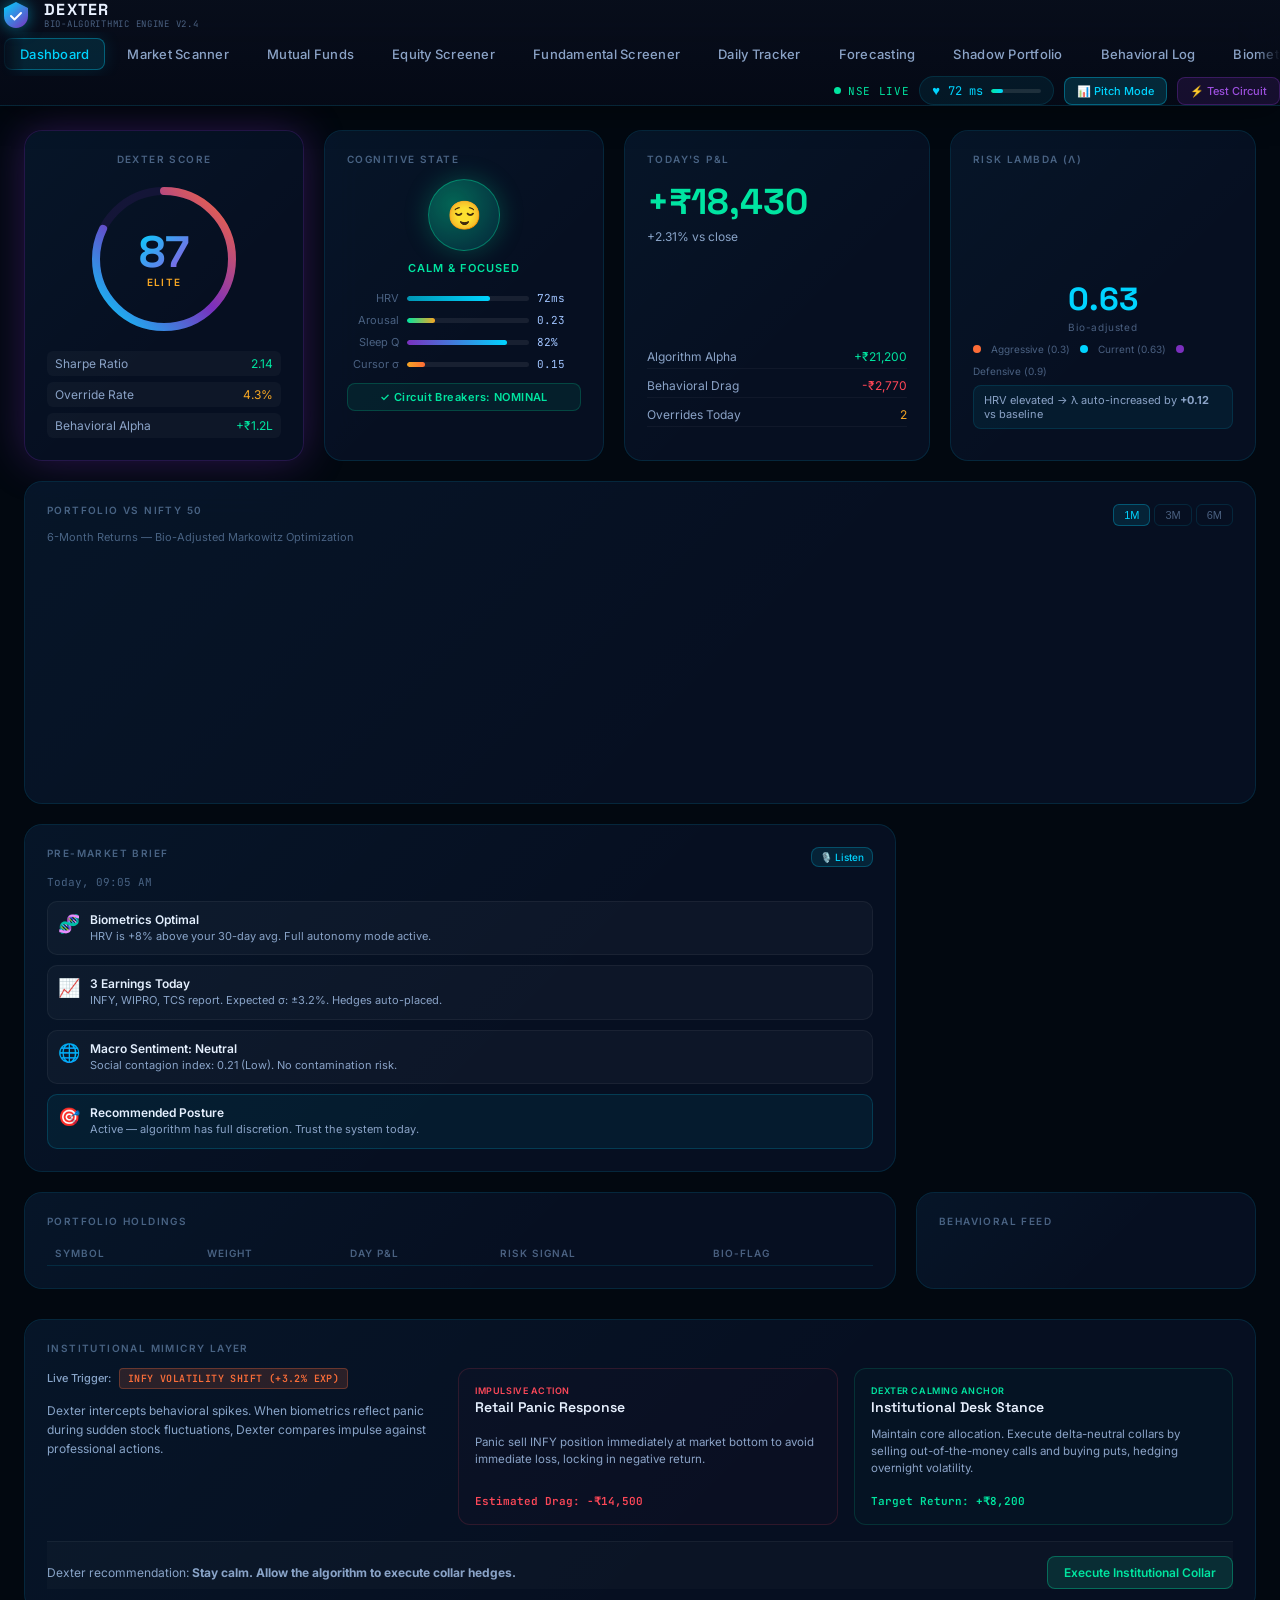
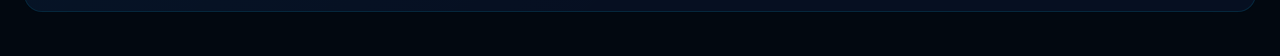
<file: index.html>
<!DOCTYPE html>
<html lang="en">

<head>
  <meta charset="UTF-8" />
  <meta name="viewport" content="width=device-width, initial-scale=1.0" />
  <title>Dexter — Bio-Algorithmic Trading Engine</title>
  <meta name="description"
    content="Dexter is a cognitive firewall between human impulse and capital markets. Bio-algorithmic trading intelligence powered by biometric signal processing and behavioral ML." />
  <link rel="preconnect" href="https://fonts.googleapis.com" />
  <link rel="preconnect" href="https://fonts.gstatic.com" crossorigin />
  <link
    href="https://fonts.googleapis.com/css2?family=Inter:wght@300;400;500;600;700;800&family=JetBrains+Mono:wght@400;500;600&family=Space+Grotesk:wght@400;500;600;700&display=swap"
    rel="stylesheet" />
  <link rel="stylesheet" href="styles.css" />
</head>

<body data-mode="full" data-arousal="low">

  <!-- Animated Background Canvas -->
  <canvas id="neural-canvas"></canvas>

  <!-- Alert Overlay -->
  <div id="circuit-breaker-overlay" class="circuit-overlay hidden">
    <div class="circuit-modal">
      <div class="circuit-icon">🛡️</div>
      <h2>Circuit Breaker Activated</h2>
      <p>Elevated biometric arousal detected. A 60-second reflection period has been initiated to protect your capital.
      </p>
      <div class="countdown-ring">
        <svg viewBox="0 0 100 100" width="100" height="100">
          <circle cx="50" cy="50" r="42" class="ring-bg" />
          <circle cx="50" cy="50" r="42" class="ring-progress" id="countdown-ring-progress" />
        </svg>
        <span class="countdown-number" id="countdown-number">60</span>
      </div>
      <p class="circuit-sub">Breathe. Your algorithm is holding the position.</p>
    </div>
  </div>

  <!-- Pitch Deck Overlay -->
  <div id="pitch-deck-overlay" class="pitch-overlay hidden">
    <div class="pitch-modal">
      <button class="pitch-close-btn" id="pitch-close-btn">&times;</button>
      <div class="pitch-slides">
        <!-- Slide 1 -->
        <div class="pitch-slide active" data-slide="0">
          <span class="slide-num">01 / 04</span>
          <h2>The Problem is Biological</h2>
          <p class="slide-lead">Retail investors don't underperform because they lack data — they underperform because
            the human brain treats portfolio losses as predator threats. Adrenaline and cortisol are not SEC-registered
            advisors.</p>
          <div class="slide-illustration">
            <div class="bio-threat-diagram">
              <div class="threat-node adrenaline">Adrenaline Spike</div>
              <div class="threat-node arrow">&rarr;</div>
              <div class="threat-node cortisol">Cortisol Surge</div>
              <div class="threat-node arrow">&rarr;</div>
              <div class="threat-node decision">Impulsive Trade (Drag)</div>
            </div>
          </div>
        </div>
        <!-- Slide 2 -->
        <div class="pitch-slide" data-slide="1">
          <span class="slide-num">02 / 04</span>
          <h2>Dexter: The Cognitive Firewall</h2>
          <p class="slide-lead">Dexter maps live biometric signals directly to portfolio optimization, increasing risk
            aversion (λ) or locking controls when stress limits are breached.</p>
          <div class="slide-features">
            <div class="slide-feat-card">
              <div class="slide-feat-icon">🧬</div>
              <strong>Multi-modal Fusion</strong>
              <p>HRV + webcam facial micro-expressions + cursor erraticity speed</p>
            </div>
            <div class="slide-feat-card">
              <div class="slide-feat-icon">⚙️</div>
              <strong>Dynamic Risk Tuning</strong>
              <p>Real-time quadratic programming adjusting optimal portfolio frontier weights</p>
            </div>
          </div>
        </div>
        <!-- Slide 3 -->
        <div class="pitch-slide" data-slide="2">
          <span class="slide-num">03 / 04</span>
          <h2>Divergence & Behavioral Drag</h2>
          <p class="slide-lead">Our parallel Shadow Portfolio demonstrates a persistent P&L bleed from human overrides
            compared to clean algorithmic execution.</p>
          <div class="slide-metrics">
            <div class="slide-metric-box">
              <strong>-₹90,700</strong>
              <span>Lost to Emotional Decisions</span>
            </div>
            <div class="slide-metric-box">
              <strong>+4.5%</strong>
              <span>Annual Return Alpha Lift</span>
            </div>
          </div>
        </div>
        <!-- Slide 4 -->
        <div class="pitch-slide" data-slide="3">
          <span class="slide-num">04 / 04</span>
          <h2>The Moat: Behavioral Data</h2>
          <p class="slide-lead">By building your Cognitive Alpha Fingerprint over 12 months, Dexter creates an
            irreplaceable, proprietary stress profile with high switching costs.</p>
          <div class="pitch-moat-footer">
            <h3>Start building your cognitive alpha fingerprint today.</h3>
          </div>
        </div>
      </div>
      <div class="pitch-nav">
        <button class="pitch-nav-btn" id="pitch-prev-btn">&larr; Previous</button>
        <div class="pitch-dots" id="pitch-dots-container"></div>
        <button class="pitch-nav-btn" id="pitch-next-btn">Next &rarr;</button>
      </div>
    </div>
  </div>

  <!-- Top Nav -->
  <nav class="top-nav">
    <div class="nav-brand">
      <div class="brand-logo">
        <svg width="32" height="32" viewBox="0 0 32 32" fill="none">
          <path d="M16 2L28 8V16C28 22.627 22.627 28 16 28C9.373 28 4 22.627 4 16V8L16 2Z" fill="url(#shieldGrad)" />
          <path d="M11 16L14.5 19.5L21 13" stroke="white" stroke-width="2" stroke-linecap="round"
            stroke-linejoin="round" />
          <defs>
            <linearGradient id="shieldGrad" x1="4" y1="2" x2="28" y2="28" gradientUnits="userSpaceOnUse">
              <stop stop-color="#00D4FF" />
              <stop offset="1" stop-color="#7B2FBE" />
            </linearGradient>
          </defs>
        </svg>
      </div>
      <div>
        <span class="brand-name">DEXTER</span>
        <span class="brand-sub">Bio-Algorithmic Engine v2.4</span>
      </div>
    </div>

    <div class="nav-center">
      <button class="nav-tab active" data-tab="dashboard" id="tab-dashboard">Dashboard</button>
      <button class="nav-tab" data-tab="market" id="tab-market">Market Scanner</button>
      <button class="nav-tab" data-tab="mutualfunds" id="tab-mutualfunds">Mutual Funds</button>
      <button class="nav-tab" data-tab="equity" id="tab-equity">Equity Screener</button>
      <button class="nav-tab" data-tab="fundamentals" id="tab-fundamentals">Fundamental Screener</button>

      <button class="nav-tab" data-tab="tracker" id="tab-tracker">Daily Tracker</button>
      <button class="nav-tab" data-tab="forecasting" id="tab-forecasting">Forecasting</button>
      <button class="nav-tab" data-tab="shadow" id="tab-shadow">Shadow Portfolio</button>
      <button class="nav-tab" data-tab="behavioral" id="tab-behavioral">Behavioral Log</button>
      <button class="nav-tab" data-tab="biometric" id="tab-biometric">Biometrics</button>
      <button class="nav-tab" data-tab="demat" id="tab-demat">Broker Gateway</button>
    </div>

    <div class="nav-right">
      <div class="market-status">
        <span class="status-dot pulse"></span>
        <span class="status-text">NSE LIVE</span>
      </div>
      <div class="biometric-pill" id="biometric-pill">
        <div class="hrv-icon">♥</div>
        <span id="nav-hrv">72 ms</span>
        <div class="arousal-bar">
          <div class="arousal-fill" id="nav-arousal-fill" style="width:23%"></div>
        </div>
      </div>
      <button class="trigger-btn pitch-deck-btn" id="pitch-deck-btn">📊 Pitch Mode</button>
      <button class="trigger-btn" id="trigger-circuit-breaker-btn">⚡ Test Circuit</button>
    </div>
  </nav>

  <!-- Main Content -->
  <main class="main-content">

    <!-- ======================== DASHBOARD TAB ======================== -->
    <div class="tab-panel active" id="panel-dashboard">

      <!-- Top Row: Dexter Score + Key Metrics -->
      <div class="grid-row top-row">

        <!-- Dexter Score Card -->
        <div class="card dexter-score-card" id="dexter-score-card">
          <div class="card-label">DEXTER SCORE</div>
          <div class="score-display">
            <svg class="score-ring" viewBox="0 0 200 200">
              <defs>
                <linearGradient id="scoreGrad" x1="0%" y1="0%" x2="100%" y2="100%">
                  <stop offset="0%" stop-color="#00D4FF" />
                  <stop offset="50%" stop-color="#7B2FBE" />
                  <stop offset="100%" stop-color="#FF6B35" />
                </linearGradient>
              </defs>
              <circle cx="100" cy="100" r="85" class="score-ring-bg" />
              <circle cx="100" cy="100" r="85" class="score-ring-fill" id="score-ring-fill"
                style="stroke-dashoffset: 95;" />
            </svg>
            <div class="score-center">
              <div class="score-number" id="dexter-score-number">87</div>
              <div class="score-grade">ELITE</div>
            </div>
          </div>
          <div class="score-breakdown">
            <div class="score-item">
              <span class="score-item-label">Sharpe Ratio</span>
              <span class="score-item-val positive">2.14</span>
            </div>
            <div class="score-item">
              <span class="score-item-label">Override Rate</span>
              <span class="score-item-val neutral">4.3%</span>
            </div>
            <div class="score-item">
              <span class="score-item-label">Behavioral Alpha</span>
              <span class="score-item-val positive">+₹1.2L</span>
            </div>
          </div>
        </div>

        <!-- Biometric State -->
        <div class="card biometric-card">
          <div class="card-label">COGNITIVE STATE</div>
          <div class="state-display">
            <div class="state-orb" id="state-orb">
              <div class="orb-inner" id="orb-inner">
                <span class="orb-emoji" id="state-emoji">😌</span>
              </div>
              <div class="orb-rings"></div>
            </div>
            <div class="state-label" id="state-label">CALM & FOCUSED</div>
          </div>
          <div class="biometric-gauges">
            <div class="gauge-row">
              <span class="gauge-label">HRV</span>
              <div class="gauge-track">
                <div class="gauge-fill hrv-fill" id="hrv-gauge" style="width:68%"></div>
              </div>
              <span class="gauge-val" id="hrv-val">72ms</span>
            </div>
            <div class="gauge-row">
              <span class="gauge-label">Arousal</span>
              <div class="gauge-track">
                <div class="gauge-fill arousal-fill-gauge" id="arousal-gauge" style="width:23%"></div>
              </div>
              <span class="gauge-val" id="arousal-val">0.23</span>
            </div>
            <div class="gauge-row">
              <span class="gauge-label">Sleep Q</span>
              <div class="gauge-track">
                <div class="gauge-fill sleep-fill" id="sleep-gauge" style="width:82%"></div>
              </div>
              <span class="gauge-val" id="sleep-val">82%</span>
            </div>
            <div class="gauge-row">
              <span class="gauge-label">Cursor σ</span>
              <div class="gauge-track">
                <div class="gauge-fill cursor-fill" id="cursor-gauge" style="width:15%"></div>
              </div>
              <span class="gauge-val" id="cursor-val">0.15</span>
            </div>
          </div>
          <div class="circuit-status calm" id="circuit-status-badge">
            ✓ Circuit Breakers: NOMINAL
          </div>
        </div>

        <!-- Live P&L -->
        <div class="card pnl-card">
          <div class="card-label">TODAY'S P&L</div>
          <div class="pnl-number positive" id="pnl-main">+₹18,430</div>
          <div class="pnl-sub">+2.31% vs close</div>
          <canvas id="pnl-sparkline" width="280" height="80"></canvas>
          <div class="pnl-breakdown">
            <div class="pnl-row">
              <span>Algorithm Alpha</span>
              <span class="positive">+₹21,200</span>
            </div>
            <div class="pnl-row">
              <span>Behavioral Drag</span>
              <span class="negative">-₹2,770</span>
            </div>
            <div class="pnl-row">
              <span>Overrides Today</span>
              <span class="neutral">2</span>
            </div>
          </div>
        </div>

        <!-- Risk Lambda -->
        <div class="card lambda-card">
          <div class="card-label">RISK LAMBDA (λ)</div>
          <div class="lambda-display">
            <div class="lambda-arc-wrap">
              <canvas id="lambda-arc" width="200" height="120"></canvas>
              <div class="lambda-val" id="lambda-val">0.63</div>
              <div class="lambda-label-bio">Bio-adjusted</div>
            </div>
          </div>
          <div class="lambda-legend">
            <span class="legend-dot aggressive"></span><span>Aggressive (0.3)</span>
            <span class="legend-dot current"></span><span>Current (0.63)</span>
            <span class="legend-dot conservative"></span><span>Defensive (0.9)</span>
          </div>
          <div class="lambda-insight">HRV elevated → λ auto-increased by <strong>+0.12</strong> vs baseline</div>
        </div>

      </div>

      <!-- Second Row: Charts -->
      <div class="grid-row mid-row">

        <!-- Portfolio Performance Chart -->
        <div class="card chart-card wide">
          <div class="card-header">
            <div>
              <div class="card-label">PORTFOLIO vs NIFTY 50</div>
              <div class="card-sub">6-Month Returns — Bio-Adjusted Markowitz Optimization</div>
            </div>
            <div class="chart-tabs">
              <button class="chart-tab active" data-range="1M">1M</button>
              <button class="chart-tab" data-range="3M">3M</button>
              <button class="chart-tab" data-range="6M">6M</button>
            </div>
          </div>
          <canvas id="performance-chart" width="800" height="220"></canvas>
        </div>

        <!-- Pre-Market Brief -->
        <div class="card brief-card">
          <div class="card-header" style="margin-bottom: 8px;">
            <div class="card-label" style="margin-bottom: 0;">PRE-MARKET BRIEF</div>
            <button class="trigger-btn audio-brief-btn" id="audio-brief-btn" title="Speak brief report">🎙️
              Listen</button>
          </div>
          <div class="brief-time">Today, 09:05 AM</div>
          <div class="brief-content">
            <div class="brief-item" id="brief-hrv-status">
              <div class="brief-icon">🧬</div>
              <div>
                <strong>Biometrics Optimal</strong>
                <p>HRV is +8% above your 30-day avg. Full autonomy mode active.</p>
              </div>
            </div>
            <div class="brief-item">
              <div class="brief-icon">📈</div>
              <div>
                <strong>3 Earnings Today</strong>
                <p>INFY, WIPRO, TCS report. Expected σ: ±3.2%. Hedges auto-placed.</p>
              </div>
            </div>
            <div class="brief-item">
              <div class="brief-icon">🌐</div>
              <div>
                <strong>Macro Sentiment: Neutral</strong>
                <p>Social contagion index: 0.21 (Low). No contamination risk.</p>
              </div>
            </div>
            <div class="brief-item recommended">
              <div class="brief-icon">🎯</div>
              <div>
                <strong>Recommended Posture</strong>
                <p>Active — algorithm has full discretion. Trust the system today.</p>
              </div>
            </div>
          </div>
        </div>

      </div>

      <!-- Third Row: Holdings + Activity -->
      <div class="grid-row bottom-row">

        <!-- Holdings Table -->
        <div class="card holdings-card">
          <div class="card-label">PORTFOLIO HOLDINGS</div>
          <table class="holdings-table">
            <thead>
              <tr>
                <th>Symbol</th>
                <th>Weight</th>
                <th>Day P&L</th>
                <th>Risk Signal</th>
                <th>Bio-Flag</th>
              </tr>
            </thead>
            <tbody id="holdings-tbody">
              <!-- JS populated -->
            </tbody>
          </table>
        </div>

        <!-- Recent Activity Feed -->
        <div class="card activity-card">
          <div class="card-label">BEHAVIORAL FEED</div>
          <div class="activity-feed" id="activity-feed">
            <!-- JS populated -->
          </div>
        </div>

      </div>

      <!-- Fourth Row: Institutional Mimicry -->
      <div class="grid-row" style="margin-top: 4px;">
        <div class="card mimicry-card wide" style="grid-column: span 3;">
          <div class="card-label">Institutional Mimicry Layer</div>
          <div class="mimicry-content">
            <div class="mimicry-grid">
              <div class="mimicry-column">
                <div class="mimicry-status-bar">
                  <span class="mimicry-status-title">Live Trigger:</span>
                  <span class="mimicry-trigger-badge" id="mimicry-trigger-badge">INFY VOLATILITY SHIFT (+3.2%
                    EXP)</span>
                </div>
                <div class="mimicry-narrative">
                  <p>Dexter intercepts behavioral spikes. When biometrics reflect panic during sudden stock fluctuations,
                    Dexter compares impulse against professional actions.</p>
                </div>
              </div>
              <div class="mimicry-comparison">
                <div class="mimicry-pane retail">
                  <div class="pane-header">
                    <span class="pane-tag">Impulsive Action</span>
                    <h4>Retail Panic Response</h4>
                  </div>
                  <p>Panic sell INFY position immediately at market bottom to avoid immediate loss, locking in negative
                    return.</p>
                  <div class="pane-footer">
                    <span class="drag-cost">Estimated Drag: -₹14,500</span>
                  </div>
                </div>
                <div class="mimicry-pane institutional">
                  <div class="pane-header">
                    <span class="pane-tag calm">Dexter Calming Anchor</span>
                    <h4>Institutional Desk Stance</h4>
                  </div>
                  <p>Maintain core allocation. Execute delta-neutral collars by selling out-of-the-money calls and
                    buying puts, hedging overnight volatility.</p>
                  <div class="pane-footer">
                    <span class="alpha-gain">Target Return: +₹8,200</span>
                  </div>
                </div>
              </div>
            </div>
            <div class="mimicry-action-bar">
              <span class="mimicry-advice">Dexter recommendation: <strong>Stay calm. Allow the algorithm to execute
                  collar hedges.</strong></span>
              <button class="action-btn mimicry-exec-btn" id="mimicry-exec-btn">Execute Institutional Collar</button>
            </div>
          </div>
        </div>
      </div>

    </div>

    <!-- ======================== SHADOW PORTFOLIO TAB ======================== -->
    <div class="tab-panel" id="panel-shadow">
      <div class="panel-header">
        <h2>Shadow Portfolio — The Cost of Human Override</h2>
        <p>Your actual portfolio vs. pure algorithmic execution. Every divergence is behavioral drag.</p>
      </div>
      <div class="grid-row">
        <div class="card stat-card">
          <div class="stat-label">Algorithm Portfolio</div>
          <div class="stat-val positive">+₹4,82,300</div>
          <div class="stat-sub">12-Month Return: +24.1%</div>
        </div>
        <div class="card stat-card">
          <div class="stat-label">Your Actual Portfolio</div>
          <div class="stat-val neutral">+₹3,91,600</div>
          <div class="stat-sub">12-Month Return: +19.6%</div>
        </div>
        <div class="card stat-card highlight-bad">
          <div class="stat-label">Behavioral Drag</div>
          <div class="stat-val negative">-₹90,700</div>
          <div class="stat-sub">Lost to emotional decisions</div>
        </div>
        <div class="card stat-card">
          <div class="stat-label">Social Contagion Score</div>
          <div class="stat-val neutral">0.34</div>
          <div class="stat-sub">31% trades post-viral event</div>
        </div>
      </div>
      <div class="card chart-card" style="margin-top:24px">
        <div class="card-label">SHADOW vs ACTUAL — 12 MONTH CUMULATIVE RETURN</div>
        <canvas id="shadow-chart" width="900" height="260"></canvas>
      </div>
      <div class="grid-row" style="margin-top:24px">
        <div class="card override-card">
          <div class="card-label">OVERRIDE AUTOPSY</div>
          <div class="override-list" id="override-list">
            <!-- JS populated -->
          </div>
        </div>
        <div class="card contamination-card">
          <div class="card-label">SOCIAL CONTAGION TIMELINE</div>
          <canvas id="contagion-chart" width="400" height="240"></canvas>
        </div>
      </div>
    </div>

    <!-- ======================== BEHAVIORAL LOG TAB ======================== -->
    <div class="tab-panel" id="panel-behavioral">
      <div class="panel-header">
        <h2>Cognitive Alpha Fingerprint</h2>
        <p>Your personal risk psychology profile — built from 12 months of biometric-correlated trade data.</p>
      </div>
      <div class="grid-row">
        <div class="card wide chart-card">
          <div class="card-label">BAD TRADE PROBABILITY BY HOUR & DAY</div>
          <canvas id="heatmap-canvas" width="700" height="240"></canvas>
        </div>
        <div class="card">
          <div class="card-label">TOP RISK CONDITIONS</div>
          <div class="risk-conditions" id="risk-conditions">
            <!-- JS populated -->
          </div>
        </div>
      </div>
      <div class="grid-row" style="margin-top:24px">
        <div class="card chart-card">
          <div class="card-label">FEATURE IMPORTANCE — BAD TRADE PREDICTOR</div>
          <canvas id="feature-chart" width="500" height="260"></canvas>
        </div>
        <div class="card chart-card">
          <div class="card-label">BEHAVIORAL ALPHA IMPROVEMENT OVER TIME</div>
          <canvas id="alpha-improvement-chart" width="500" height="260"></canvas>
        </div>
      </div>
    </div>

    <!-- ======================== BIOMETRICS TAB ======================== -->
    <div class="tab-panel" id="panel-biometric">
      <div class="panel-header">
        <h2>Biometric Signal Processing</h2>
        <p>Real-time multi-modal physiological data fusion driving your λ (risk aversion) parameter.</p>
      </div>
      <div class="grid-row">
        <div class="card wide chart-card">
          <div class="card-label">HRV TIME SERIES — TODAY</div>
          <canvas id="hrv-chart" width="700" height="200"></canvas>
        </div>
        <div class="card">
          <div class="card-label">SIGNAL SOURCES</div>
          <div class="signal-sources">
            <div class="source-item connected">
              <span class="source-icon">⌚</span>
              <div>
                <strong>Apple Watch Ultra</strong>
                <p>HRV · Heart Rate · Activity</p>
                <span class="conn-badge">CONNECTED</span>
              </div>
            </div>
            <div class="source-item connected">
              <span class="source-icon">📹</span>
              <div>
                <strong>MediaPipe Face Mesh</strong>
                <p>Micro-expressions · Brow tension</p>
                <span class="conn-badge">ACTIVE</span>
              </div>
            </div>
            <div class="source-item partial">
              <span class="source-icon">🖱️</span>
              <div>
                <strong>Cursor Erraticity</strong>
                <p>Velocity CoV · Click patterns</p>
                <span class="conn-badge partial-badge">MONITORING</span>
              </div>
            </div>
            <div class="source-item disconnected">
              <span class="source-icon">💍</span>
              <div>
                <strong>Whoop Band</strong>
                <p>Recovery · Strain · Sleep</p>
                <span class="conn-badge disconnected-badge">OFFLINE</span>
              </div>
            </div>
          </div>
        </div>
      </div>
      <div class="grid-row" style="margin-top:24px">
        <div class="card chart-card">
          <div class="card-label">AROUSAL SCORE DISTRIBUTION</div>
          <canvas id="arousal-dist-chart" width="460" height="220"></canvas>
        </div>
        <div class="card chart-card">
          <div class="card-label">λ ADJUSTMENT HISTORY (30 DAYS)</div>
          <canvas id="lambda-history-chart" width="460" height="220"></canvas>
        </div>
        <div class="card">
          <div class="card-label">30-DAY HRV BASELINE</div>
          <div class="baseline-stats">
            <div class="base-stat"><span>Mean HRV</span><strong>68.4 ms</strong></div>
            <div class="base-stat"><span>Std Dev</span><strong>±6.2 ms</strong></div>
            <div class="base-stat"><span>Today's Z-Score</span><strong class="positive">+0.58 σ</strong></div>
            <div class="base-stat"><span>Sleep Quality (avg)</span><strong>76%</strong></div>
            <div class="base-stat"><span>Stress Threshold</span><strong>0.75</strong></div>
            <div class="base-stat"><span>Circuit Breakers Fired</span><strong>3 this month</strong></div>
          </div>
          <div class="cognitive-discount">
            <div class="cd-label">Cognitive Discount Factor</div>
            <div class="cd-value" id="cd-value">1.00x</div>
            <div class="cd-sub">Sleep quality above threshold — no discount applied</div>
          </div>
        </div>
      </div>

      <!-- Biometric Backtester Card -->
      <div class="grid-row" style="margin-top: 24px;">
        <div class="card wide backtester-card" style="grid-column: span 3;">
          <div class="card-header">
            <div>
              <div class="card-label">BIOMETRIC BACKTESTER</div>
              <div class="card-sub">Replay historical trades against stress logs and calculate emotional drag.</div>
            </div>
            <div class="backtester-controls">
              <button class="trigger-btn" id="bt-load-btn"
                style="background: rgba(0, 212, 255, 0.1); border-color: rgba(0, 212, 255, 0.25);">📂 Load
                Trades</button>
              <button class="trigger-btn" id="bt-run-btn"
                style="background: rgba(0, 229, 160, 0.1); border-color: rgba(0, 229, 160, 0.25);" disabled>▶ Run
                Replay</button>
              <button class="trigger-btn" id="bt-reset-btn"
                style="background: rgba(255, 71, 87, 0.1); border-color: rgba(255, 71, 87, 0.25);" disabled>🔄
                Reset</button>
            </div>
          </div>
          <div class="backtester-workspace">
            <div class="backtester-left">
              <div class="progress-bar-container">
                <div class="progress-bar-fill" id="bt-progress-fill"></div>
              </div>
              <canvas id="backtest-canvas" width="700" height="200"></canvas>
            </div>
            <div class="backtester-right">
              <div class="bt-stat-grid">
                <div class="bt-stat">
                  <span class="bt-stat-lbl">Simulated Trades</span>
                  <strong id="bt-trades-count">0</strong>
                </div>
                <div class="bt-stat">
                  <span class="bt-stat-lbl">Stress Overlap</span>
                  <strong id="bt-stress-overlap">0%</strong>
                </div>
                <div class="bt-stat">
                  <span class="bt-stat-lbl">Saved by Circuit</span>
                  <strong class="positive" id="bt-saved-capital">₹0</strong>
                </div>
                <div class="bt-stat">
                  <span class="bt-stat-lbl">Cognitive Alpha</span>
                  <strong class="positive" id="bt-cog-alpha">0.0%</strong>
                </div>
              </div>
              <div class="bt-log" id="bt-log-feed">
                <div class="bt-log-placeholder">Click 'Load Trades' to initialize simulation...</div>
              </div>
            </div>
          </div>
        </div>
      </div>

    </div>

    <!-- ======================== MARKET SCANNER TAB ======================== -->
    <div class="tab-panel" id="panel-market">
      <div class="panel-header">
        <h2>Market Intelligence Scanner</h2>
        <p>Real-time constituent monitoring across Nifty 50 and Sensex listings, tracked watches, and leading ETFs.</p>
      </div>

      <!-- Market Indices & Crisis Simulator Bar -->
      <div class="indices-container-row">
        <!-- Live Indices Cards -->
        <div class="indices-ticker-bar">
          <div class="index-card" id="nifty-card">
            <div class="idx-left">
              <div class="idx-name">NIFTY 50 (NSE Index)</div>
              <div class="idx-status" id="nifty-status-tag">LIVE UPDATING</div>
            </div>
            <div class="idx-metrics">
              <span class="idx-val" id="nifty-index-val">23,290.15</span>
              <span class="idx-chg positive" id="nifty-index-chg">+0.85%</span>
            </div>
          </div>
          <div class="index-card" id="sensex-card">
            <div class="idx-left">
              <div class="idx-name">SENSEX (BSE Index)</div>
              <div class="idx-status" id="sensex-status-tag">LIVE UPDATING</div>
            </div>
            <div class="idx-metrics">
              <span class="idx-val" id="sensex-index-val">76,432.50</span>
              <span class="idx-chg positive" id="sensex-index-chg">+0.72%</span>
            </div>
          </div>
          <div class="index-card" id="nifty500-card">
            <div class="idx-left">
              <div class="idx-name">NIFTY 500 (NSE)</div>
              <div class="idx-status" id="nifty500-status-tag" style="color: var(--cyan)">P/E: 22.29 | FFM Cap: ₹193.94L Cr</div>
            </div>
            <div class="idx-metrics">
              <span class="idx-val" id="nifty500-index-val">22,465.35</span>
              <span class="idx-chg negative" id="nifty500-index-chg">-0.14%</span>
            </div>
          </div>
        </div>

        <!-- Crisis Simulation Deck -->
        <div class="crisis-control-deck">
          <div class="crisis-deck-label">Crisis Simulation Panel</div>
          <div class="regime-buttons">
            <button class="regime-btn active" id="regime-nominal" onclick="setMarketRegime('nominal')"
              title="Restore default live Yahoo Finance pricing feed">
              <span class="btn-dot nominal"></span> Nominal (Live)
            </button>
            <button class="regime-btn" id="regime-gapdown" onclick="setMarketRegime('gapdown')"
              title="Simulate pre-market -3.2% opening gap-down">
              <span class="btn-dot gapdown"></span> Gap Down
            </button>
            <button class="regime-btn" id="regime-crash" onclick="setMarketRegime('crash')"
              title="Simulate instant -5.5% flash crash and biometric panic lock">
              <span class="btn-dot crash"></span> Flash Crash
            </button>
            <button class="regime-btn" id="regime-hedge" onclick="setMarketRegime('hedge')"
              title="Toggle Delta Puts hedging mode (posture mitigation)">
              <span class="btn-dot hedge"></span> Delta Puts
            </button>
          </div>
        </div>
      </div>

      <div class="market-workspace">
        <!-- Left Column: Nifty & Sensex Directory -->
        <div class="card market-directory-card">
          <div class="directory-header">
            <div>
              <div class="card-label" style="margin-bottom: 2px;">Market Indices Directory</div>
              <span id="market-source-badge"
                style="font-size: 10px; color: var(--text-dim); font-family: var(--font-mono);">Source:
                Connecting...</span>
            </div>
            <div class="dir-controls">
              <input type="text" id="market-search" placeholder="🔍 Search stock symbol..." />
              <div class="index-filter-btns">
                <button class="filter-btn active" data-index="ALL">ALL</button>
                <button class="filter-btn" data-index="NIFTY">Nifty 50</button>
                <button class="filter-btn" data-index="SENSEX">Sensex</button>
              </div>
            </div>
          </div>
          <div class="table-wrap">
            <table class="market-table">
              <thead>
                <tr>
                  <th>Symbol</th>
                  <th>Company</th>
                  <th>Index</th>
                  <th>Live Price</th>
                  <th>Day Chg</th>
                  <th>Bid/Ask Spread</th>
                  <th>Bio-Status</th>
                  <th>Watch</th>
                </tr>
              </thead>
              <tbody id="market-tbody">
                <!-- JS populated -->
              </tbody>
            </table>
          </div>
        </div>

        <!-- Right Columns -->
        <div class="market-side-columns">
          <!-- Top: My Watchlist -->
          <div class="card watchlist-card">
            <div class="card-label">My Watchlist (Tracked Tickers)</div>
            <div class="watchlist-list" id="watchlist-list">
              <!-- JS populated -->
            </div>
          </div>

          <!-- Bottom: Top Performing Stocks & ETFs -->
          <div class="card top-performers-card">
            <div class="card-label">Market Movers (Best & Worst)</div>
            <div class="performers-list" id="performers-list">
              <!-- JS populated -->
            </div>
          </div>
        </div>
      </div>
    </div>

    <!-- ======================== BROKER GATEWAY TAB ======================== -->
    <div class="tab-panel" id="panel-demat">
      <div class="panel-header">
        <h2>Broker Gateway Connection</h2>
        <p>Establish a secure API link to your Demat account. Dexter filters outgoing trades through the cognitive
          firewall.</p>
      </div>

      <div class="gateway-workspace">
        <div class="gateway-left">
          <!-- Connection form -->
          <div class="card connection-settings-card">
            <div class="card-label">API Configuration</div>
            <div class="connection-status-banner disconnected" id="gateway-status-banner">
              <span class="status-indicator-dot"></span>
              <span class="status-indicator-text" id="gateway-status-text">GATEWAY STATUS: DISCONNECTED</span>
            </div>
            <div class="form-grid">
              <div class="form-group">
                <label>Preferred Broker</label>
                <select id="broker-select">
                  <option value="zerodha">Zerodha Kite Connect</option>
                  <option value="angel">Angel One SmartAPI</option>
                  <option value="upstox">Upstox Developer</option>
                </select>
              </div>
              <div class="form-group">
                <label>Client ID / User ID</label>
                <input type="text" id="broker-client-id" placeholder="e.g. AB1234" value="ABHIN99" />
              </div>
              <div class="form-group">
                <label>API Key</label>
                <input type="password" id="broker-api-key" placeholder="Enter API Key" value="••••••••••••••••" />
              </div>
              <div class="form-group">
                <label>API Secret / Token</label>
                <input type="password" id="broker-api-secret" placeholder="Enter API Secret" value="••••••••••••••••" />
              </div>
              <div class="form-group">
                <label>TOTP Secret / Authenticator PIN</label>
                <input type="password" id="broker-totp" placeholder="Enter 6-digit TOTP key" value="123456" />
              </div>
            </div>
            <button class="trigger-btn connect-btn" id="connect-broker-btn"
              style="width: 100%; padding: 12px; margin-top: 16px; font-size: 13px; font-weight: 600;">Validate & Link
              Demat Account</button>
          </div>

          <!-- Margin panel -->
          <div class="card margin-panel-card">
            <div class="card-label">Live Broker Account Margins</div>
            <div class="margin-grid">
              <div class="margin-stat">
                <span>Free Capital Margin</span>
                <strong id="margin-free-capital">₹5,00,000</strong>
              </div>
              <div class="margin-stat">
                <span>Collateral Value</span>
                <strong id="margin-collateral">₹3,20,000</strong>
              </div>
              <div class="margin-stat">
                <span>Available Margin</span>
                <strong id="margin-available" class="positive">₹8,20,000</strong>
              </div>
              <div class="margin-stat">
                <span>Used Margin Today</span>
                <strong id="margin-used" class="neutral">₹0</strong>
              </div>
            </div>
          </div>
        </div>

        <div class="gateway-right">
          <!-- Bio Guard Switch -->
          <div class="card bioguard-card">
            <div class="card-header" style="margin-bottom: 0;">
              <div>
                <div class="card-label" style="margin-bottom: 4px;">DEXTER BIOMETRIC GUARD</div>
                <div class="card-sub">Intercept trades at gateway level if stress levels breach thresholds.</div>
              </div>
              <label class="switch-toggle">
                <input type="checkbox" id="bioguard-toggle" checked>
                <span class="slider-toggle-btn"></span>
              </label>
            </div>
            <div class="bioguard-status-box active" id="bioguard-status-box">
              <span class="bioguard-status-dot"></span>
              <span class="bioguard-status-lbl" id="bioguard-status-lbl">BIO-GUARD SHIELD: ACTIVE & ARMED</span>
            </div>
          </div>

          <!-- Webhook instructions -->
          <div class="card webhook-card">
            <div class="card-label">Secure Webhook API endpoint</div>
            <p style="font-size: 11.5px; color: var(--text-secondary); line-height: 1.5; margin-bottom: 12px;">Route
              trades from external algorithms (TradingView, Python client, PineScript) directly through this Dexter
              instance:</p>
            <div class="webhook-url-box" id="webhook-url-box">
              <span id="webhook-url-text">https://api.dexter-engine.local/v1/trade/webhook?token=8a3f721b</span>
              <button id="copy-webhook-btn"
                style="background:transparent; border:none; cursor:pointer; color:var(--cyan)">📋</button>
            </div>
          </div>

          <!-- Live API log console -->
          <div class="card console-card">
            <div class="card-header" style="margin-bottom: 8px;">
              <div class="card-label" style="margin-bottom: 0;">Broker API Gateway Console</div>
              <button class="trigger-btn console-clear-btn" id="console-clear-btn"
                style="padding: 2px 8px; font-size: 9px;">Clear Console</button>
            </div>
            <div class="terminal-body" id="broker-terminal">
              <!-- Logs populated -->
              <div class="term-entry">[GATEWAY] API gateway terminal listening on port 8080. Wait for authentication...
              </div>
            </div>
          </div>
        </div>
      </div>
    </div>    <!-- ======================== MUTUAL FUNDS TAB ======================== -->
    <div class="tab-panel" id="panel-mutualfunds">
      <h2>Top 10 Mutual Funds Screener</h2>
      <div style="display: flex; gap: 20px; margin-top: 15px; height: 600px;">
        
        <!-- Sidebar Tree -->
        <div class="card" style="flex: 0 0 300px; overflow-y: auto; padding: 15px; border-right: 1px solid var(--border);">
          <div class="card-label">CATEGORIES</div>
          <ul id="mf-category-list" style="list-style: none; padding-left: 0; margin-top: 10px; font-size: 14px; line-height: 2.2;">
            <!-- Populated via JS -->
          </ul>
        </div>

        <!-- Main Content Table -->
        <div class="card" style="flex: 1; display: flex; flex-direction: column;">
          <div class="card-label" id="mf-table-title" style="margin-bottom: 15px; color: var(--purple); font-size: 1.1em;">Select a Category</div>
          <div style="overflow-y: auto; flex: 1;">
            <table class="market-table" style="width: 100%;">
              <thead>
                <tr>
                  <th>FUND NAME</th>
                  <th>RATING</th>
                  <th>NAV (₹)</th>
                  <th>3Y RETURN</th>
                </tr>
              </thead>
              <tbody id="mf-tbody">
                <!-- Populated via JS -->
              </tbody>
            </table>
          </div>
        </div>
      </div>
    </div>

    
    <!-- ======================== EQUITY SCREENER TAB ======================== -->
    <div class="tab-panel" id="panel-equity">
      <h2>Equity Screener: BSE / NSE Stocks</h2>
      <div style="display: flex; gap: 20px; margin-top: 15px; height: 600px;">
        
        <!-- Sidebar Tree -->
        <div class="card" style="flex: 0 0 300px; overflow-y: auto; padding: 15px; border-right: 1px solid var(--border);">
          <div class="card-label">STOCK CATEGORIES</div>
          <ul id="eq-category-list" style="list-style: none; padding-left: 0; margin-top: 10px; font-size: 14px; line-height: 2.2;">
            <!-- Populated via JS -->
          </ul>
        </div>

        <!-- Main Content Table -->
        <div class="card" style="flex: 1; display: flex; flex-direction: column;">
          <div class="card-label" id="eq-table-title" style="margin-bottom: 15px; color: var(--purple); font-size: 1.1em;">Select a Category</div>
          <div style="overflow-y: auto; flex: 1;">
            <table class="market-table" style="width: 100%;">
              <thead>
                <tr>
                  <th>SYMBOL</th>
                  <th>LIVE PRICE (₹)</th>
                  <th>% CHANGE</th>
                </tr>
              </thead>
              <tbody id="eq-tbody">
                <!-- Populated via JS -->
              </tbody>
            </table>
          </div>
        </div>
      </div>
    </div>
    
    <!-- ======================== FUNDAMENTALS TAB ======================== -->
    <div class="tab-panel" id="panel-fundamentals">
      <div class="panel-header">
        <h2>Fundamental Screener — Research Hub</h2>
        <p>Deep-dive fundamental analysis powered by India's best data sources. Click any platform to open it, or click 🔗 on a stock for contextual research links.</p>
      </div>

      <!-- ══════ Research Hub Bar ══════ -->
      <div class="research-hub-bar" id="research-hub-bar">

        <!-- Free Data Sources -->
        <div class="hub-group">
          <div class="hub-group-label free">🟢 FREE DATA</div>
          <div class="hub-group-btns">
            <button class="hub-btn" data-url="https://www.nseindia.com" title="Official NSE exchange data, index constituents, P/E, P/B">
              <span class="hub-icon">🏛️</span><span class="hub-name">NSE India</span>
            </button>
            <button class="hub-btn" data-url="https://www.bseindia.com" title="Quarterly results, annual reports, shareholding patterns">
              <span class="hub-icon">🏦</span><span class="hub-name">BSE India</span>
            </button>
            <button class="hub-btn" data-url="https://www.screener.in" title="10 years of P&L, balance sheet, cash flow — free export">
              <span class="hub-icon">📊</span><span class="hub-name">Screener.in</span>
            </button>
            <button class="hub-btn" data-url="https://www.tickertape.in" title="Fundamental scores, 200+ filter screener">
              <span class="hub-icon">🎯</span><span class="hub-name">Tickertape</span>
            </button>
            <button class="hub-btn" data-url="https://www.trendlyne.com" title="DVM scores, promoter pledging, analyst consensus">
              <span class="hub-icon">📈</span><span class="hub-name">Trendlyne</span>
            </button>
            <button class="hub-btn" data-url="https://www.moneycontrol.com" title="Peer comparisons, broker research, news sentiment">
              <span class="hub-icon">💹</span><span class="hub-name">Moneycontrol</span>
            </button>
            <button class="hub-btn" data-url="https://www.groww.in" title="Retail-friendly fundamentals, MF data">
              <span class="hub-icon">🌱</span><span class="hub-name">Groww</span>
            </button>
            <button class="hub-btn" data-url="https://www.tijorifinance.com" title="Detailed segment-level financials, NSE/BSE">
              <span class="hub-icon">🗄️</span><span class="hub-name">Tijori Finance</span>
            </button>
            <button class="hub-btn" data-url="https://stockanalysis.in/stocks" title="Free fundamental screener, export-ready">
              <span class="hub-icon">🔍</span><span class="hub-name">StockAnalysis</span>
            </button>
          </div>
        </div>

        <!-- Broker APIs -->
        <div class="hub-group">
          <div class="hub-group-label broker">🔵 BROKER APIs</div>
          <div class="hub-group-btns">
            <button class="hub-btn" data-url="https://kite.trade" title="REST + WebSocket, real-time quotes, order execution">
              <span class="hub-icon">🪁</span><span class="hub-name">Zerodha Kite</span>
            </button>
            <button class="hub-btn" data-url="https://kite.trade/docs/connect/v3" title="Full API documentation v3">
              <span class="hub-icon">📄</span><span class="hub-name">Kite Docs v3</span>
            </button>
            <button class="hub-btn" data-url="https://developers.kite.trade" title="Create your app, get API keys">
              <span class="hub-icon">🔑</span><span class="hub-name">Kite Portal</span>
            </button>
            <button class="hub-btn" data-url="https://smartapi.angelbroking.com" title="Free API, NSE/BSE real-time + historical">
              <span class="hub-icon">😇</span><span class="hub-name">Angel SmartAPI</span>
            </button>
            <button class="hub-btn" data-url="https://upstox.com/developer/api-documentation" title="Alternative broker API, good WebSocket support">
              <span class="hub-icon">⬆️</span><span class="hub-name">Upstox API</span>
            </button>
          </div>
        </div>

        <!-- Paid / Institutional -->
        <div class="hub-group">
          <div class="hub-group-label paid">🟡 PAID / INSTITUTIONAL</div>
          <div class="hub-group-btns">
            <button class="hub-btn" data-url="https://trendlyne.com/developers/api" title="Fundamentals, forecasts, DVM scores (~₹2000/mo)">
              <span class="hub-icon">🧮</span><span class="hub-name">Trendlyne API</span>
            </button>
            <button class="hub-btn" data-url="https://www.wisesheets.io" title="Fundamentals in Excel/Google Sheets (~$10/mo)">
              <span class="hub-icon">📑</span><span class="hub-name">Wisesheets</span>
            </button>
            <button class="hub-btn" data-url="https://www.wisesheets.io/database" title="API-ready fundamentals for screeners & apps">
              <span class="hub-icon">🗃️</span><span class="hub-name">Wisesheets DB</span>
            </button>
            <button class="hub-btn" data-url="https://www.refinitiv.com/en/products/eikon-trading-software" title="Institutional-grade, full financials globally">
              <span class="hub-icon">🌐</span><span class="hub-name">Refinitiv Eikon</span>
            </button>
            <button class="hub-btn" data-url="https://professional.bloomberg.com/products/bloomberg-terminal" title="Gold standard, university terminals free">
              <span class="hub-icon">🖥️</span><span class="hub-name">Bloomberg</span>
            </button>
            <button class="hub-btn" data-url="https://globaldatafeeds.in/apis" title="Authorized NSE/BSE real-time API vendor">
              <span class="hub-icon">📡</span><span class="hub-name">GlobalDatafeeds</span>
            </button>
            <button class="hub-btn" data-url="https://www.truedata.in/products/marketdataapi" title="Low-latency NSE/BSE market data API">
              <span class="hub-icon">⚡</span><span class="hub-name">TrueData</span>
            </button>
          </div>
        </div>

        <!-- Open Source -->
        <div class="hub-group">
          <div class="hub-group-label oss">🟣 OPEN SOURCE</div>
          <div class="hub-group-btns">
            <button class="hub-btn" data-url="https://pypi.org/project/nsetools" title="Python library for NSE historical data">
              <span class="hub-icon">🐍</span><span class="hub-name">NSEpy</span>
            </button>
            <button class="hub-btn" data-url="https://pypi.org/project/pnsea" title="Python NSE API — options, insider trades, equity">
              <span class="hub-icon">📦</span><span class="hub-name">PNSEA</span>
            </button>
            <button class="hub-btn" data-url="https://github.com/hi-imcodeman/stock-nse-india" title="GraphQL/REST API server for NSE data">
              <span class="hub-icon">🔧</span><span class="hub-name">stock-nse-india</span>
            </button>
            <button class="hub-btn" data-url="https://github.com/jugaad-py/jugaad-trader" title="Unofficial NSE/BSE data scraper, Python">
              <span class="hub-icon">🛠️</span><span class="hub-name">jugaad-trader</span>
            </button>
          </div>
        </div>

        <!-- Thematic Overlay -->
        <div class="hub-group">
          <div class="hub-group-label thematic">🔴 THEMATIC OVERLAY</div>
          <div class="hub-group-btns">
            <button class="hub-btn" data-url="https://efts.sec.gov/LATEST/search-index?q=%2213F%22&dateRange=custom" title="Institutional holdings data for mimicry layer">
              <span class="hub-icon">🏛️</span><span class="hub-name">SEC EDGAR 13-F</span>
            </button>
            <button class="hub-btn" data-url="https://www.bseindia.com/corporates/ann.html" title="Indian institutional disclosure equivalent">
              <span class="hub-icon">📋</span><span class="hub-name">BSE Filings</span>
            </button>
            <button class="hub-btn" data-url="https://www.nseindia.com/market-data/bulk-deal" title="Tracks large institutional trade activity">
              <span class="hub-icon">📦</span><span class="hub-name">NSE Bulk Deals</span>
            </button>
            <button class="hub-btn" data-url="https://finviz.com/screener.ashx" title="Global sector heatmaps, thematic filters">
              <span class="hub-icon">🗺️</span><span class="hub-name">Finviz</span>
            </button>
            <button class="hub-btn" data-url="https://pulse.zerodha.com" title="News sentiment for Indian markets">
              <span class="hub-icon">💬</span><span class="hub-name">Pulse Zerodha</span>
            </button>
          </div>
        </div>
      </div>

      <!-- ══════ Main Content Area ══════ -->
      <div class="fun-workspace">

        <!-- Sidebar -->
        <div class="fun-sidebar">
          <!-- Category Selector -->
          <div class="card">
            <div class="card-label">MARKET CAP FILTER</div>
            <ul id="fun-category-list" style="list-style: none; padding-left: 0; margin-top: 10px; font-size: 13px; line-height: 2.2;">
              <!-- Populated via JS -->
            </ul>
          </div>

          <!-- Advanced Filters -->
          <div class="card" style="margin-top: 16px;">
            <div class="card-label">ADVANCED FILTERS</div>
            <div class="fun-filters">
              <div class="fun-filter-group">
                <label>Search Company</label>
                <input type="text" id="fun-search" placeholder="🔍 Type company name..." />
              </div>
              <div class="fun-filter-group">
                <label>P/E Range</label>
                <div class="fun-range-row">
                  <input type="number" id="fun-pe-min" placeholder="Min" min="0" step="1" />
                  <span class="fun-range-sep">→</span>
                  <input type="number" id="fun-pe-max" placeholder="Max" min="0" step="1" />
                </div>
              </div>
              <div class="fun-filter-group">
                <label>Min ROCE (%)</label>
                <input type="number" id="fun-roce-min" placeholder="e.g. 15" min="0" step="1" />
              </div>
              <div class="fun-filter-group">
                <label>Min ROE (%)</label>
                <input type="number" id="fun-roe-min" placeholder="e.g. 15" min="0" step="1" />
              </div>
              <button class="fun-reset-btn" id="fun-reset-filters">↻ Reset All Filters</button>
            </div>
          </div>

          <!-- Quick Stats -->
          <div class="card" style="margin-top: 16px;">
            <div class="card-label">FILTER RESULTS</div>
            <div class="fun-quick-stats">
              <div class="fun-stat-item">
                <span>Matching</span>
                <strong id="fun-match-count">252</strong>
              </div>
              <div class="fun-stat-item">
                <span>Avg P/E</span>
                <strong id="fun-avg-pe">—</strong>
              </div>
              <div class="fun-stat-item">
                <span>Avg ROCE</span>
                <strong id="fun-avg-roce">—</strong>
              </div>
            </div>
          </div>
        </div>

        <!-- Main Table Area -->
        <div class="card fun-table-card">
          <div class="fun-table-header">
            <div class="card-label" id="fun-table-title">ALL COMPANIES</div>
            <div class="fun-table-badge" id="fun-result-badge">252 stocks</div>
          </div>
          <div class="fun-table-scroll">
            <table class="market-table fun-main-table" id="fun-main-table">
              <thead>
                <tr>
                  <th class="fun-sortable" data-sort="name">COMPANY ⇅</th>
                  <th class="fun-sortable" data-sort="cmp">PRICE (₹) ⇅</th>
                  <th class="fun-sortable" data-sort="pe">P/E ⇅</th>
                  <th class="fun-sortable" data-sort="mcap">MCAP (Cr) ⇅</th>
                  <th class="fun-sortable" data-sort="roce">ROCE (%) ⇅</th>
                  <th class="fun-sortable" data-sort="roe">ROE (%) ⇅</th>
                  <th>RESEARCH</th>
                </tr>
              </thead>
              <tbody id="fun-tbody">
                <!-- Populated via JS -->
              </tbody>
            </table>
          </div>
        </div>
      </div>
    </div>

    <!-- ======================== FORECASTING TAB ======================== -->
    <div class="tab-panel" id="panel-forecasting">
      <div class="panel-header">
        <h2>Stochastic Growth Forecasting & Prediction</h2>
        <p>Estimated growth trajectories using mathematical models (GBM, Mean Reversion, Monte Carlo).</p>
      </div>

      <div class="card" style="background: rgba(255, 71, 87, 0.05); border-left: 4px solid var(--pink); padding: 16px; margin-bottom: 24px;">
        <h4 style="color: var(--pink); margin: 0 0 8px 0;">⚠️ DISCLAIMER</h4>
        <p style="color: var(--text-dim); margin: 0; font-size: 13px;">These predictions are based strictly on mathematical stochastic models (GBM/Monte Carlo/OU). They do not account for black-swan events, fundamental shifts, or behavioral contamination. Follow them under your own discretion.</p>
      </div>

      <div class="grid-row">
        <!-- Main Projection Canvas -->
        <div class="card wide chart-card" style="grid-column: span 3;">
          <div class="card-header">
            <div>
              <div class="card-label">Monte Carlo Stochastic Projections (1-Year)</div>
              <div class="card-sub">Simulating 50 potential price paths using Geometric Brownian Motion</div>
            </div>
            <div class="chart-tabs">
              <button class="trigger-btn" id="run-monte-carlo-btn" style="background: rgba(0, 212, 255, 0.1); border-color: rgba(0, 212, 255, 0.25);">▶ Run Simulation</button>
            </div>
          </div>
          <canvas id="forecasting-canvas" width="900" height="300"></canvas>
          <div class="forecasting-stats" style="display: flex; gap: 24px; margin-top: 16px; padding-top: 16px; border-top: 1px solid var(--border);">
            <div class="base-stat"><span>Expected Value (μ)</span><strong class="positive" id="fc-ev">--</strong></div>
            <div class="base-stat"><span>95% Confidence Upper</span><strong class="positive" id="fc-p95">--</strong></div>
            <div class="base-stat"><span>5% Confidence Lower</span><strong class="negative" id="fc-p5">--</strong></div>
            <div class="base-stat"><span>Volatility (σ)</span><strong class="neutral" id="fc-vol">18.5%</strong></div>
          </div>
        </div>
      </div>
    </div>
    <!-- ======================== DAILY TRACKER TAB ======================== -->
    <div class="tab-panel" id="panel-tracker">
      <h2>Daily Tracker Module</h2>
      <div class="grid-row">
        <!-- Add Asset Form -->
        <div class="card" style="flex: 1;">
          <div class="card-label">ADD ASSET</div>
          <div style="display: flex; gap: 10px; align-items: center; margin-top: 15px;">
            <input type="text" id="tracker-ticker" placeholder="Ticker (e.g., RELIANCE.NS)" style="flex: 1; padding: 8px; border-radius: 4px; border: 1px solid var(--border); background: var(--bg-dark); color: white;">
            <select id="tracker-type" style="padding: 8px; border-radius: 4px; border: 1px solid var(--border); background: var(--bg-dark); color: white;">
              <option value="STOCK">Stock</option>
              <option value="MF">Mutual Fund</option>
            </select>
            <button id="tracker-add-btn" style="padding: 8px 16px; border-radius: 4px; background: var(--purple); color: white; border: none; cursor: pointer;">Add to Tracker</button>
          </div>
        </div>
        <!-- Snapshot Controls -->
        <div class="card" style="flex: 1; display: flex; align-items: center; justify-content: center;">
          <button id="tracker-snapshot-btn" style="padding: 12px 24px; border-radius: 8px; background: var(--amber); color: #0a0a0f; border: none; font-weight: bold; cursor: pointer; display: flex; gap: 8px; align-items: center;">
            <span style="font-size: 1.2em;">📸</span> Save Daily Snapshot
          </button>
        </div>
      </div>
      
      <!-- Tracked Assets Table -->
      <div class="card" style="margin-top: 20px;">
        <div class="card-label">TRACKED ASSETS</div>
        <table class="market-table" style="margin-top: 15px; width: 100%;">
          <thead>
            <tr>
              <th>SYMBOL</th>
              <th>TYPE</th>
              <th>LIVE PRICE</th>
              <th>DAY CHANGE</th>
              <th>SPARKLINE (7D)</th>
              <th>ACTIONS</th>
            </tr>
          </thead>
          <tbody id="tracker-tbody">
            <!-- Populated via JS -->
          </tbody>
        </table>
      </div>
    </div>

  </main>

  <script src="funds_db.js"></script>
  <script src="stocks_db.js"></script>
  <script src="screener_db.js"></script>
  <script src="app.js"></script>
</body>

</html>
</file>
<file: styles.css>
/* ============================================================
   DEXTER — Bio-Algorithmic Trading Engine
   Design System & Full Stylesheet
   ============================================================ */

@import url('https://fonts.googleapis.com/css2?family=Inter:wght@300;400;500;600;700;800&family=JetBrains+Mono:wght@400;500;600&family=Space+Grotesk:wght@400;500;600;700&display=swap');

/* ---------- CSS Custom Properties ---------- */
:root {
  /* Palette */
  --bg-void:        #020810;
  --bg-deep:        #050D1A;
  --bg-card:        rgba(8, 18, 38, 0.82);
  --bg-card-hover:  rgba(10, 24, 50, 0.92);
  --bg-glass:       rgba(15, 30, 65, 0.55);

  --cyan:     #00D4FF;
  --cyan-dim: #0096B4;
  --violet:   #7B2FBE;
  --violet-l: #9B4FDE;
  --amber:    #F5A623;
  --green:    #00E5A0;
  --green-d:  #00A873;
  --red:      #FF4757;
  --red-dim:  #C0303E;
  --orange:   #FF6B35;

  --text-primary:   #E8F0FE;
  --text-secondary: #8BA3C7;
  --text-dim:       #4A6080;
  --text-mono:      #A0C4FF;

  --border:     rgba(0, 212, 255, 0.12);
  --border-mid: rgba(0, 212, 255, 0.22);
  --glow-cyan:  0 0 24px rgba(0, 212, 255, 0.18), 0 0 60px rgba(0, 212, 255, 0.06);
  --glow-score: 0 0 40px rgba(123, 47, 190, 0.35);

  /* Typography */
  --font-ui:   'Inter', sans-serif;
  --font-head: 'Space Grotesk', sans-serif;
  --font-mono: 'JetBrains Mono', monospace;

  /* Timing */
  --ease-out: cubic-bezier(0.16, 1, 0.3, 1);
  --ease-in-out: cubic-bezier(0.45, 0, 0.55, 1);

  /* Modes */
  --lambda-color: var(--cyan);
}

/* ---------- Mode: Elevated Arousal ---------- */
[data-arousal="elevated"],
[data-arousal="critical"] {
  --bg-card: rgba(30, 8, 8, 0.88);
  --border: rgba(255, 71, 87, 0.18);
  --lambda-color: var(--red);
}

/* ---------- Mode: Minimal UI ---------- */
[data-mode="minimal"] .pnl-number,
[data-mode="minimal"] .holdings-table td:nth-child(3) {
  filter: blur(6px);
  transition: filter 0.5s;
}
[data-mode="minimal"] .ticker-tape { display: none; }

/* ---------- Reset & Base ---------- */
*, *::before, *::after { box-sizing: border-box; margin: 0; padding: 0; }

html { font-size: 14px; scroll-behavior: smooth; }

body {
  background: var(--bg-void);
  color: var(--text-primary);
  font-family: var(--font-ui);
  min-height: 100vh;
  overflow-x: hidden;
  position: relative;
}

/* ---------- Neural Canvas Background ---------- */
#neural-canvas {
  position: fixed;
  inset: 0;
  z-index: 0;
  opacity: 0.55;
  pointer-events: none;
}

/* ---------- Circuit Breaker Overlay ---------- */
.circuit-overlay {
  position: fixed;
  inset: 0;
  z-index: 1000;
  background: rgba(2, 8, 16, 0.92);
  backdrop-filter: blur(20px);
  display: flex;
  align-items: center;
  justify-content: center;
  animation: overlayIn 0.4s var(--ease-out);
}
.circuit-overlay.hidden { display: none; }

@keyframes overlayIn {
  from { opacity: 0; backdrop-filter: blur(0px); }
  to   { opacity: 1; backdrop-filter: blur(20px); }
}

.circuit-modal {
  text-align: center;
  max-width: 480px;
  padding: 56px 48px;
  background: rgba(5, 13, 28, 0.95);
  border: 1px solid rgba(255, 71, 87, 0.35);
  border-radius: 24px;
  box-shadow: 0 0 80px rgba(255, 71, 87, 0.15), 0 32px 64px rgba(0,0,0,0.6);
}
.circuit-icon { font-size: 56px; margin-bottom: 16px; }
.circuit-modal h2 {
  font-family: var(--font-head);
  font-size: 26px;
  font-weight: 700;
  color: #FF6B6B;
  margin-bottom: 12px;
}
.circuit-modal p {
  color: var(--text-secondary);
  line-height: 1.6;
  margin-bottom: 32px;
}

.countdown-ring {
  position: relative;
  display: inline-flex;
  align-items: center;
  justify-content: center;
  margin: 16px auto;
}
.ring-bg { fill: none; stroke: rgba(255,71,87,0.12); stroke-width: 8; }
.ring-progress {
  fill: none;
  stroke: var(--red);
  stroke-width: 8;
  stroke-linecap: round;
  stroke-dasharray: 264;
  stroke-dashoffset: 0;
  transform: rotate(-90deg);
  transform-origin: 50% 50%;
  transition: stroke-dashoffset 1s linear;
}
.countdown-number {
  position: absolute;
  font-family: var(--font-mono);
  font-size: 32px;
  font-weight: 600;
  color: var(--red);
}
.circuit-sub {
  margin-top: 24px;
  font-size: 13px;
  color: var(--text-dim);
  font-style: italic;
}

/* ---------- Top Navigation ---------- */
.top-nav {
  position: sticky;
  top: 0;
  z-index: 100;
  display: flex;
  flex-direction: column;
  gap: 0;
  padding: 0;
  background: linear-gradient(180deg, rgba(8,14,28,0.95) 0%, rgba(5,10,22,0.92) 100%);
  backdrop-filter: blur(24px);
  -webkit-backdrop-filter: blur(24px);
  border-bottom: 1px solid var(--border);
  box-shadow: 0 4px 32px rgba(0,0,0,0.45);
}

.nav-row {
  display: flex;
  align-items: center;
  gap: 12px;
  padding: 0 24px;
  width: 100%;
}
.nav-row-top {
  height: 64px;
  justify-content: space-between;
}
.nav-row-tabs {
  height: 48px;
  border-top: 1px solid rgba(255,255,255,0.04);
  background: rgba(0,0,0,0.18);
  gap: 6px;
}

.nav-brand {
  display: flex;
  align-items: center;
  gap: 12px;
  min-width: 0;
  flex-shrink: 1;
}
.brand-logo {
  display: flex;
  align-items: center;
  filter: drop-shadow(0 0 8px rgba(0, 212, 255, 0.5));
}
.brand-name {
  font-family: var(--font-head);
  font-size: 16px;
  font-weight: 700;
  letter-spacing: 0.08em;
  color: var(--text-primary);
  display: block;
  line-height: 1;
  margin: 0;
  white-space: nowrap;
  overflow: hidden;
  text-overflow: ellipsis;
  max-width: 46vw;
}
.brand-sub {
  font-size: 9px;
  letter-spacing: 0.08em;
  color: var(--text-dim);
  font-family: var(--font-mono);
  text-transform: uppercase;
  display: block;
}

.nav-center {
  display: flex;
  gap: 6px;
  flex: 1;
  justify-content: flex-start;
  overflow-x: auto;
  scroll-behavior: smooth;
  scrollbar-width: none;
  -ms-overflow-style: none;
  padding: 6px 4px;
  mask-image: linear-gradient(90deg, transparent 0, #000 24px, #000 calc(100% - 24px), transparent 100%);
  -webkit-mask-image: linear-gradient(90deg, transparent 0, #000 24px, #000 calc(100% - 24px), transparent 100%);
}
.nav-center::-webkit-scrollbar { display: none; }

.nav-scroll-btn {
  background: rgba(0, 212, 255, 0.10);
  border: 1px solid rgba(0, 212, 255, 0.22);
  color: var(--cyan);
  width: 32px;
  height: 32px;
  border-radius: 8px;
  font-size: 18px;
  line-height: 1;
  cursor: pointer;
  display: flex;
  align-items: center;
  justify-content: center;
  transition: all 0.2s;
  flex-shrink: 0;
  padding-bottom: 2px;
}
.nav-scroll-btn:focus-visible,
.nav-tab:focus-visible,
.trigger-btn:focus-visible {
  outline: 2px solid var(--cyan);
  outline-offset: 2px;
}
.nav-scroll-btn:hover {
  background: rgba(0, 212, 255, 0.2);
  box-shadow: 0 0 10px rgba(0, 212, 255, 0.15);
}
.nav-scroll-btn.hidden { opacity: 0; pointer-events: none; }

.nav-tab {
  background: transparent;
  border: none;
  color: var(--text-secondary, #c5cbe0);
  font-family: var(--font-ui);
  font-size: 13px;
  font-weight: 500;
  padding: 8px 16px;
  border-radius: 8px;
  cursor: pointer;
  transition: all 0.2s ease;
  letter-spacing: 0.02em;
  white-space: nowrap;
  flex-shrink: 0;
}
.nav-tab:hover { color: var(--text-primary); background: rgba(255,255,255,0.05); }
.nav-tab.active {
  color: var(--cyan);
  background: rgba(0, 212, 255, 0.12);
  box-shadow: inset 0 0 0 1px rgba(0, 212, 255, 0.35), 0 0 18px rgba(0,212,255,0.12);
}

.nav-right {
  display: flex;
  align-items: center;
  gap: 10px;
  flex-shrink: 0;
  justify-content: flex-end;
  flex-wrap: wrap;
}

.trigger-btn.danger-btn {
  background: rgba(255, 71, 87, 0.14);
  border-color: rgba(255, 71, 87, 0.4);
  color: #ff8a93;
}
.trigger-btn.danger-btn:hover {
  background: rgba(255, 71, 87, 0.28);
  box-shadow: 0 0 12px rgba(255, 71, 87, 0.35);
}

@media (max-width: 900px) {
  .brand-name { font-size: 14px; max-width: 38vw; }
  .brand-sub { display: none; }
  .nav-row { padding: 0 14px; }
  .nav-right { gap: 8px; }
  .trigger-btn { font-size: 10px; padding: 6px 10px; }
}

.market-status {
  display: flex;
  align-items: center;
  gap: 7px;
  font-size: 11px;
  font-family: var(--font-mono);
  color: var(--green);
  letter-spacing: 0.06em;
}
.status-dot {
  width: 7px;
  height: 7px;
  border-radius: 50%;
  background: var(--green);
}
.status-dot.pulse {
  animation: pulse-green 2s infinite;
}
@keyframes pulse-green {
  0%, 100% { box-shadow: 0 0 0 0 rgba(0, 229, 160, 0.5); }
  50%       { box-shadow: 0 0 0 6px rgba(0, 229, 160, 0); }
}

.biometric-pill {
  display: flex;
  align-items: center;
  gap: 8px;
  background: rgba(0, 212, 255, 0.07);
  border: 1px solid var(--border);
  border-radius: 20px;
  padding: 5px 12px;
  font-family: var(--font-mono);
  font-size: 12px;
  color: var(--cyan);
}
.hrv-icon { font-size: 13px; animation: heartbeat 1.5s ease-in-out infinite; }
@keyframes heartbeat {
  0%,100% { transform: scale(1); }
  30%     { transform: scale(1.2); }
  60%     { transform: scale(1); }
  70%     { transform: scale(1.1); }
}
.arousal-bar {
  width: 50px;
  height: 4px;
  background: rgba(255,255,255,0.1);
  border-radius: 2px;
  overflow: hidden;
}
.arousal-fill {
  height: 100%;
  background: linear-gradient(90deg, var(--green), var(--cyan));
  border-radius: 2px;
  transition: width 0.8s var(--ease-out);
}

.trigger-btn {
  background: rgba(123, 47, 190, 0.15);
  border: 1px solid rgba(123, 47, 190, 0.35);
  color: var(--violet-l);
  font-size: 11px;
  font-family: var(--font-ui);
  font-weight: 500;
  padding: 6px 12px;
  border-radius: 8px;
  cursor: pointer;
  transition: all 0.2s;
  white-space: nowrap;
}
.trigger-btn:hover {
  background: rgba(123, 47, 190, 0.3);
  box-shadow: 0 0 12px rgba(123, 47, 190, 0.3);
}

.pitch-deck-btn {
  background: rgba(0, 212, 255, 0.15);
  border: 1px solid rgba(0, 212, 255, 0.35);
  color: var(--cyan);
}
.pitch-deck-btn:hover {
  background: rgba(0, 212, 255, 0.3);
  box-shadow: 0 0 12px rgba(0, 212, 255, 0.3);
}

/* ---------- Main Content ---------- */
.main-content {
  position: relative;
  z-index: 1;
  padding: 24px;
  max-width: 1600px;
  margin: 0 auto;
}

/* ---------- Tab Panels ---------- */
.tab-panel {
  display: none;
  animation: panelIn 0.35s var(--ease-out);
}
.tab-panel.active { display: block; }

@keyframes panelIn {
  from { opacity: 0; transform: translateY(10px); }
  to   { opacity: 1; transform: translateY(0); }
}

.panel-header {
  margin-bottom: 24px;
}
.panel-header h2 {
  font-family: var(--font-head);
  font-size: 24px;
  font-weight: 700;
  color: var(--text-primary);
  margin-bottom: 6px;
}
.panel-header p {
  color: var(--text-secondary);
  font-size: 14px;
}

/* ---------- Grid ---------- */
.grid-row {
  display: grid;
  gap: 20px;
  margin-bottom: 20px;
}
.top-row {
  grid-template-columns: 280px 280px 1fr 1fr;
}
.mid-row {
  grid-template-columns: 1fr 340px;
}
.bottom-row {
  grid-template-columns: 1fr 340px;
}

/* ---------- Cards ---------- */
.card {
  background: var(--bg-card);
  border: 1px solid var(--border);
  border-radius: 18px;
  padding: 22px;
  backdrop-filter: blur(20px);
  position: relative;
  overflow: hidden;
  transition: border-color 0.3s, box-shadow 0.3s, background 0.3s;
}
.card::before {
  content: '';
  position: absolute;
  inset: 0;
  border-radius: 18px;
  background: linear-gradient(135deg, rgba(0,212,255,0.03) 0%, transparent 60%);
  pointer-events: none;
}
.card:hover {
  border-color: var(--border-mid);
  box-shadow: var(--glow-cyan);
}

.card-label {
  font-size: 10px;
  font-weight: 600;
  letter-spacing: 0.14em;
  color: var(--text-dim);
  text-transform: uppercase;
  margin-bottom: 14px;
}
.card-sub {
  font-size: 11px;
  color: var(--text-dim);
}
.card-header {
  display: flex;
  align-items: flex-start;
  justify-content: space-between;
  margin-bottom: 14px;
}

.wide { grid-column: span 2; }

/* ---------- Dexter Score Card ---------- */
.dexter-score-card {
  display: flex;
  flex-direction: column;
  align-items: center;
  box-shadow: var(--glow-score);
  border-color: rgba(123, 47, 190, 0.25);
}
.dexter-score-card .card-label { text-align: center; width: 100%; }

.score-display {
  position: relative;
  width: 160px;
  height: 160px;
  margin: 0 auto 12px;
}
.score-ring {
  width: 160px;
  height: 160px;
  transform: rotate(-90deg);
}
.score-ring-bg {
  fill: none;
  stroke: rgba(123, 47, 190, 0.12);
  stroke-width: 10;
}
.score-ring-fill {
  fill: none;
  stroke: url(#scoreGrad);
  stroke-width: 10;
  stroke-linecap: round;
  stroke-dasharray: 534;
  transition: stroke-dashoffset 1.5s var(--ease-out);
}
.score-center {
  position: absolute;
  inset: 0;
  display: flex;
  flex-direction: column;
  align-items: center;
  justify-content: center;
}
.score-number {
  font-family: var(--font-head);
  font-size: 44px;
  font-weight: 700;
  background: linear-gradient(135deg, var(--cyan), var(--violet-l));
  -webkit-background-clip: text;
  -webkit-text-fill-color: transparent;
  background-clip: text;
  line-height: 1;
}
.score-grade {
  font-size: 10px;
  font-weight: 600;
  letter-spacing: 0.14em;
  color: var(--amber);
  margin-top: 2px;
}

.score-breakdown {
  width: 100%;
  display: flex;
  flex-direction: column;
  gap: 6px;
}
.score-item {
  display: flex;
  justify-content: space-between;
  font-size: 12px;
  padding: 5px 8px;
  background: rgba(255,255,255,0.03);
  border-radius: 6px;
}
.score-item-label { color: var(--text-secondary); }

/* ---------- Biometric Card ---------- */
.state-display {
  display: flex;
  flex-direction: column;
  align-items: center;
  margin: 8px 0 16px;
}

.state-orb {
  width: 72px;
  height: 72px;
  position: relative;
  margin-bottom: 10px;
}
.orb-inner {
  width: 72px;
  height: 72px;
  border-radius: 50%;
  background: radial-gradient(circle at 35% 35%, rgba(0,229,160,0.4), rgba(0,212,255,0.1));
  border: 1.5px solid rgba(0,229,160,0.4);
  display: flex;
  align-items: center;
  justify-content: center;
  font-size: 28px;
  box-shadow: 0 0 24px rgba(0,229,160,0.25);
  animation: orbPulse 3s ease-in-out infinite;
  transition: all 0.5s;
}
@keyframes orbPulse {
  0%,100% { box-shadow: 0 0 24px rgba(0,229,160,0.25); }
  50%      { box-shadow: 0 0 40px rgba(0,229,160,0.4); }
}

.state-label {
  font-size: 11px;
  font-weight: 600;
  letter-spacing: 0.1em;
  color: var(--green);
}

.biometric-gauges {
  display: flex;
  flex-direction: column;
  gap: 8px;
}
.gauge-row {
  display: grid;
  grid-template-columns: 52px 1fr 44px;
  align-items: center;
  gap: 8px;
}
.gauge-label {
  font-size: 11px;
  color: var(--text-dim);
  text-align: right;
}
.gauge-track {
  height: 5px;
  background: rgba(255,255,255,0.07);
  border-radius: 3px;
  overflow: hidden;
}
.gauge-fill {
  height: 100%;
  border-radius: 3px;
  transition: width 1s var(--ease-out);
}
.hrv-fill      { background: linear-gradient(90deg, var(--cyan-dim), var(--cyan)); }
.arousal-fill-gauge { background: linear-gradient(90deg, var(--green), var(--amber)); }
.sleep-fill    { background: linear-gradient(90deg, var(--violet), var(--cyan)); }
.cursor-fill   { background: linear-gradient(90deg, var(--amber), var(--orange)); }
.gauge-val {
  font-family: var(--font-mono);
  font-size: 11px;
  color: var(--text-mono);
}

.circuit-status {
  margin-top: 12px;
  padding: 6px 10px;
  border-radius: 8px;
  font-size: 11px;
  font-weight: 600;
  text-align: center;
  letter-spacing: 0.04em;
}
.circuit-status.calm {
  background: rgba(0,229,160,0.08);
  border: 1px solid rgba(0,229,160,0.2);
  color: var(--green);
}
.circuit-status.active {
  background: rgba(255,71,87,0.12);
  border: 1px solid rgba(255,71,87,0.3);
  color: var(--red);
}

/* ---------- P&L Card ---------- */
.pnl-number {
  font-family: var(--font-head);
  font-size: 36px;
  font-weight: 700;
  margin-bottom: 4px;
  transition: color 0.3s;
}
.pnl-sub {
  font-size: 12px;
  color: var(--text-secondary);
  margin-bottom: 10px;
}
.pnl-breakdown {
  display: flex;
  flex-direction: column;
  gap: 5px;
  margin-top: 8px;
}
.pnl-row {
  display: flex;
  justify-content: space-between;
  font-size: 12px;
  color: var(--text-secondary);
  padding: 4px 0;
  border-bottom: 1px solid rgba(255,255,255,0.04);
}

/* ---------- Lambda Card ---------- */
.lambda-arc-wrap {
  position: relative;
  display: flex;
  flex-direction: column;
  align-items: center;
}
.lambda-val {
  font-family: var(--font-head);
  font-size: 32px;
  font-weight: 700;
  color: var(--lambda-color);
  text-align: center;
  margin-top: -20px;
  transition: color 0.5s;
}
.lambda-label-bio {
  font-size: 10px;
  color: var(--text-dim);
  letter-spacing: 0.08em;
  text-align: center;
  margin-top: 2px;
}
.lambda-legend {
  display: flex;
  gap: 10px;
  align-items: center;
  font-size: 10px;
  color: var(--text-dim);
  margin: 10px 0 6px;
  flex-wrap: wrap;
}
.legend-dot {
  width: 8px;
  height: 8px;
  border-radius: 50%;
  display: inline-block;
}
.legend-dot.aggressive { background: var(--orange); }
.legend-dot.current    { background: var(--cyan); }
.legend-dot.conservative { background: var(--violet); }
.lambda-insight {
  font-size: 11px;
  color: var(--text-secondary);
  background: rgba(0,212,255,0.06);
  border: 1px solid var(--border);
  border-radius: 8px;
  padding: 7px 10px;
  margin-top: 8px;
}

/* ---------- Chart Tabs ---------- */
.chart-tabs {
  display: flex;
  gap: 4px;
}
.chart-tab {
  background: transparent;
  border: 1px solid var(--border);
  color: var(--text-dim);
  font-size: 11px;
  padding: 4px 10px;
  border-radius: 6px;
  cursor: pointer;
  transition: all 0.2s;
}
.chart-tab:hover { color: var(--text-primary); }
.chart-tab.active {
  background: rgba(0,212,255,0.1);
  border-color: rgba(0,212,255,0.3);
  color: var(--cyan);
}

/* ---------- Pre-Market Brief ---------- */
.audio-brief-btn {
  background: rgba(0, 212, 255, 0.1);
  border: 1px solid rgba(0, 212, 255, 0.25);
  color: var(--cyan);
  font-size: 10px;
  padding: 3px 8px;
}
.audio-brief-btn:hover {
  background: rgba(0, 212, 255, 0.22);
}
.audio-brief-btn.speaking {
  background: rgba(0, 229, 160, 0.2);
  border-color: rgba(0, 229, 160, 0.4);
  color: var(--green);
  animation: pulse-green 1.5s infinite;
}

.brief-time {
  font-size: 11px;
  color: var(--text-dim);
  font-family: var(--font-mono);
  margin-bottom: 12px;
}
.brief-content {
  display: flex;
  flex-direction: column;
  gap: 10px;
}
.brief-item {
  display: flex;
  gap: 10px;
  padding: 10px;
  background: rgba(255,255,255,0.03);
  border-radius: 10px;
  border: 1px solid rgba(255,255,255,0.05);
  transition: border-color 0.2s;
}
.brief-item:hover { border-color: var(--border-mid); }
.brief-item.recommended {
  background: rgba(0,212,255,0.06);
  border-color: rgba(0,212,255,0.18);
}
.brief-icon { font-size: 18px; flex-shrink: 0; margin-top: 1px; }
.brief-item strong { font-size: 12px; font-weight: 600; display: block; margin-bottom: 2px; }
.brief-item p { font-size: 11px; color: var(--text-secondary); line-height: 1.4; }

/* ---------- Holdings Table ---------- */
.holdings-table {
  width: 100%;
  border-collapse: collapse;
  font-size: 12px;
}
.holdings-table thead tr {
  border-bottom: 1px solid var(--border);
}
.holdings-table th {
  text-align: left;
  padding: 6px 8px;
  font-size: 10px;
  font-weight: 600;
  letter-spacing: 0.1em;
  color: var(--text-dim);
  text-transform: uppercase;
}
.holdings-table tbody tr {
  border-bottom: 1px solid rgba(255,255,255,0.04);
  transition: background 0.2s;
}
.holdings-table tbody tr:hover { background: rgba(255,255,255,0.03); }
.holdings-table td {
  padding: 9px 8px;
  color: var(--text-secondary);
}
.holdings-table td:first-child {
  font-family: var(--font-mono);
  font-weight: 600;
  color: var(--text-primary);
  font-size: 12px;
}
.risk-badge {
  display: inline-flex;
  align-items: center;
  gap: 4px;
  padding: 2px 8px;
  border-radius: 10px;
  font-size: 10px;
  font-weight: 600;
}
.risk-low  { background: rgba(0,229,160,0.1); color: var(--green); }
.risk-mid  { background: rgba(245,166,35,0.1); color: var(--amber); }
.risk-high { background: rgba(255,71,87,0.1); color: var(--red); }

.bio-flag {
  display: inline-flex;
  font-size: 14px;
  cursor: help;
}

/* ---------- Activity Feed ---------- */
.activity-feed {
  display: flex;
  flex-direction: column;
  gap: 8px;
  max-height: 290px;
  overflow-y: auto;
}
.activity-feed::-webkit-scrollbar { width: 3px; }
.activity-feed::-webkit-scrollbar-track { background: transparent; }
.activity-feed::-webkit-scrollbar-thumb { background: var(--border-mid); border-radius: 2px; }

.feed-item {
  display: flex;
  gap: 10px;
  padding: 10px;
  border-radius: 10px;
  border: 1px solid rgba(255,255,255,0.05);
  background: rgba(255,255,255,0.02);
  animation: feedIn 0.3s var(--ease-out);
}
@keyframes feedIn {
  from { opacity: 0; transform: translateX(-10px); }
  to   { opacity: 1; transform: translateX(0); }
}
.feed-dot {
  width: 8px;
  height: 8px;
  border-radius: 50%;
  flex-shrink: 0;
  margin-top: 4px;
}
.feed-dot.buy      { background: var(--green); box-shadow: 0 0 6px var(--green); }
.feed-dot.sell     { background: var(--red); box-shadow: 0 0 6px var(--red); }
.feed-dot.override { background: var(--amber); box-shadow: 0 0 6px var(--amber); }
.feed-dot.circuit  { background: var(--violet); box-shadow: 0 0 6px var(--violet); }
.feed-dot.info     { background: var(--cyan); box-shadow: 0 0 6px var(--cyan); }

.feed-text { flex: 1; }
.feed-title { font-size: 12px; color: var(--text-primary); margin-bottom: 2px; }
.feed-sub   { font-size: 11px; color: var(--text-dim); }
.feed-time  {
  font-size: 10px;
  color: var(--text-dim);
  font-family: var(--font-mono);
  white-space: nowrap;
}

/* ---------- Institutional Mimicry Layer ---------- */
.mimicry-card {
  margin-top: 10px;
}
.mimicry-grid {
  display: grid;
  grid-template-columns: 1fr 2fr;
  gap: 24px;
  margin-bottom: 16px;
}
.mimicry-column {
  display: flex;
  flex-direction: column;
  gap: 12px;
}
.mimicry-status-bar {
  display: flex;
  align-items: center;
  gap: 8px;
}
.mimicry-status-title {
  font-size: 11px;
  font-weight: 500;
  color: var(--text-secondary);
}
.mimicry-trigger-badge {
  background: rgba(255, 107, 53, 0.15);
  border: 1px solid rgba(255, 107, 53, 0.3);
  color: var(--orange);
  font-family: var(--font-mono);
  font-size: 10px;
  padding: 3px 8px;
  border-radius: 4px;
  font-weight: 600;
  letter-spacing: 0.04em;
  animation: pulse-orange 2s infinite;
}
@keyframes pulse-orange {
  0%, 100% { box-shadow: 0 0 0 0 rgba(255, 107, 53, 0.4); }
  50%       { box-shadow: 0 0 0 4px rgba(255, 107, 53, 0); }
}
.mimicry-narrative p {
  font-size: 12px;
  color: var(--text-secondary);
  line-height: 1.6;
}
.mimicry-comparison {
  display: grid;
  grid-template-columns: 1fr 1fr;
  gap: 16px;
}
.mimicry-pane {
  background: rgba(255, 255, 255, 0.02);
  border: 1px solid rgba(255, 255, 255, 0.05);
  border-radius: 12px;
  padding: 16px;
  display: flex;
  flex-direction: column;
  justify-content: space-between;
  transition: all 0.3s;
}
.mimicry-pane.retail {
  border-color: rgba(255, 71, 87, 0.15);
  background: rgba(255, 71, 87, 0.02);
}
.mimicry-pane.retail:hover {
  border-color: rgba(255, 71, 87, 0.3);
  background: rgba(255, 71, 87, 0.04);
}
.mimicry-pane.institutional {
  border-color: rgba(0, 229, 160, 0.15);
  background: rgba(0, 229, 160, 0.02);
}
.mimicry-pane.institutional:hover {
  border-color: rgba(0, 229, 160, 0.3);
  background: rgba(0, 229, 160, 0.04);
}
.pane-header {
  margin-bottom: 10px;
}
.pane-tag {
  font-size: 9px;
  font-weight: 600;
  text-transform: uppercase;
  letter-spacing: 0.06em;
  color: var(--red);
  display: block;
  margin-bottom: 2px;
}
.pane-tag.calm {
  color: var(--green);
}
.mimicry-pane h4 {
  font-family: var(--font-head);
  font-size: 14px;
  font-weight: 600;
  color: var(--text-primary);
}
.mimicry-pane p {
  font-size: 11.5px;
  color: var(--text-secondary);
  line-height: 1.5;
  margin-bottom: 14px;
}
.drag-cost {
  color: var(--red);
  font-family: var(--font-mono);
  font-weight: 600;
  font-size: 11px;
}
.alpha-gain {
  color: var(--green);
  font-family: var(--font-mono);
  font-weight: 600;
  font-size: 11px;
}
.mimicry-action-bar {
  display: flex;
  align-items: center;
  justify-content: space-between;
  background: rgba(255, 255, 255, 0.02);
  border-top: 1px solid rgba(255, 255, 255, 0.05);
  padding-top: 14px;
}
.mimicry-advice {
  font-size: 12px;
  color: var(--text-secondary);
}
.mimicry-exec-btn {
  background: rgba(0, 229, 160, 0.12);
  border: 1px solid rgba(0, 229, 160, 0.35);
  color: var(--green);
  font-family: var(--font-ui);
  font-weight: 600;
  font-size: 12px;
  padding: 8px 16px;
  border-radius: 8px;
  cursor: pointer;
  transition: all 0.2s;
}
.mimicry-exec-btn:hover {
  background: rgba(0, 229, 160, 0.25);
  box-shadow: 0 0 16px rgba(0, 229, 160, 0.2);
}

/* ---------- Color Utilities ---------- */
.positive { color: var(--green); }
.negative { color: var(--red); }
.neutral  { color: var(--amber); }

/* ---------- Shadow Portfolio Tab ---------- */
.stat-card {
  text-align: center;
  padding: 28px 20px;
}
.stat-label {
  font-size: 11px;
  letter-spacing: 0.1em;
  color: var(--text-dim);
  text-transform: uppercase;
  margin-bottom: 10px;
}
.stat-val {
  font-family: var(--font-head);
  font-size: 32px;
  font-weight: 700;
  margin-bottom: 6px;
}
.stat-sub { font-size: 12px; color: var(--text-secondary); }
.highlight-bad { border-color: rgba(255,71,87,0.25); box-shadow: 0 0 30px rgba(255,71,87,0.1); }

.override-list {
  display: flex;
  flex-direction: column;
  gap: 10px;
  max-height: 280px;
  overflow-y: auto;
}
.override-item {
  display: flex;
  flex-direction: column;
  gap: 4px;
  padding: 10px 12px;
  background: rgba(255,71,87,0.05);
  border: 1px solid rgba(255,71,87,0.15);
  border-radius: 10px;
}
.override-date { font-size: 10px; color: var(--text-dim); font-family: var(--font-mono); }
.override-desc { font-size: 12px; color: var(--text-primary); }
.override-cost { font-size: 11px; color: var(--red); }

/* ---------- Behavioral Tab ---------- */
.risk-conditions {
  display: flex;
  flex-direction: column;
  gap: 8px;
}
.risk-cond-item {
  padding: 10px 12px;
  background: rgba(255,255,255,0.02);
  border: 1px solid var(--border);
  border-radius: 10px;
}
.risk-cond-label { font-size: 12px; color: var(--text-primary); margin-bottom: 4px; }
.risk-cond-bar-wrap {
  display: flex;
  align-items: center;
  gap: 8px;
}
.risk-cond-bar {
  flex: 1;
  height: 4px;
  background: rgba(255,255,255,0.07);
  border-radius: 2px;
  overflow: hidden;
}
.risk-cond-fill {
  height: 100%;
  border-radius: 2px;
  background: linear-gradient(90deg, var(--amber), var(--red));
}
.risk-cond-pct { font-size: 11px; color: var(--red); font-family: var(--font-mono); }

/* ---------- Biometrics Tab ---------- */
.signal-sources {
  display: flex;
  flex-direction: column;
  gap: 10px;
}
.source-item {
  display: flex;
  gap: 12px;
  align-items: flex-start;
  padding: 12px;
  border-radius: 10px;
  border: 1px solid var(--border);
  transition: border-color 0.2s;
}
.source-item.connected { border-color: rgba(0,229,160,0.2); }
.source-item.partial   { border-color: rgba(245,166,35,0.2); }
.source-item.disconnected { border-color: rgba(255,71,87,0.15); opacity: 0.6; }
.source-icon { font-size: 22px; flex-shrink: 0; }
.source-item strong { font-size: 12px; display: block; margin-bottom: 2px; }
.source-item p { font-size: 11px; color: var(--text-secondary); margin-bottom: 4px; }
.conn-badge {
  display: inline-block;
  font-size: 9px;
  font-weight: 600;
  letter-spacing: 0.1em;
  padding: 2px 7px;
  border-radius: 10px;
  background: rgba(0,229,160,0.12);
  color: var(--green);
}
.conn-badge.partial-badge     { background: rgba(245,166,35,0.12); color: var(--amber); }
.conn-badge.disconnected-badge { background: rgba(255,71,87,0.1); color: var(--red); }

.baseline-stats {
  display: grid;
  grid-template-columns: 1fr 1fr;
  gap: 10px;
  margin-bottom: 16px;
}
.base-stat {
  padding: 8px 10px;
  background: rgba(255,255,255,0.03);
  border-radius: 8px;
  border: 1px solid var(--border);
}
.base-stat span {
  font-size: 10px;
  color: var(--text-dim);
  display: block;
  margin-bottom: 3px;
}
.base-stat strong {
  font-size: 14px;
  font-family: var(--font-mono);
  color: var(--text-primary);
}

.cognitive-discount {
  padding: 14px;
  background: rgba(0,212,255,0.06);
  border: 1px solid rgba(0,212,255,0.15);
  border-radius: 12px;
  text-align: center;
}
.cd-label { font-size: 10px; letter-spacing: 0.1em; color: var(--text-dim); margin-bottom: 4px; }
.cd-value { font-family: var(--font-head); font-size: 26px; font-weight: 700; color: var(--cyan); }
.cd-sub   { font-size: 10px; color: var(--text-secondary); margin-top: 4px; }

/* ---------- Biometric Backtester ---------- */
.backtester-card {
  margin-top: 10px;
}
.backtester-controls {
  display: flex;
  gap: 8px;
}
.backtester-workspace {
  display: grid;
  grid-template-columns: 1.8fr 1.2fr;
  gap: 24px;
  margin-top: 14px;
}
.backtester-left {
  display: flex;
  flex-direction: column;
  gap: 10px;
}
.progress-bar-container {
  width: 100%;
  height: 6px;
  background: rgba(255, 255, 255, 0.05);
  border-radius: 3px;
  overflow: hidden;
}
.progress-bar-fill {
  height: 100%;
  width: 0%;
  background: var(--cyan);
  border-radius: 3px;
  transition: width 0.1s linear;
}
#backtest-canvas {
  width: 100%;
  background: rgba(5, 10, 22, 0.4);
  border: 1px solid var(--border);
  border-radius: 12px;
  box-shadow: inset 0 0 16px rgba(0,0,0,0.6);
}
.backtester-right {
  display: flex;
  flex-direction: column;
  gap: 16px;
}
.bt-stat-grid {
  display: grid;
  grid-template-columns: 1fr 1fr;
  gap: 10px;
}
.bt-stat {
  background: rgba(255, 255, 255, 0.02);
  border: 1px solid var(--border);
  border-radius: 10px;
  padding: 12px;
  display: flex;
  flex-direction: column;
  gap: 4px;
}
.bt-stat-lbl {
  font-size: 10px;
  color: var(--text-dim);
  text-transform: uppercase;
  letter-spacing: 0.06em;
}
.bt-stat strong {
  font-family: var(--font-mono);
  font-size: 16px;
  color: var(--text-primary);
}
.bt-log {
  flex: 1;
  background: rgba(5, 10, 22, 0.5);
  border: 1px solid var(--border);
  border-radius: 10px;
  padding: 12px;
  font-family: var(--font-mono);
  font-size: 11px;
  overflow-y: auto;
  max-height: 140px;
  display: flex;
  flex-direction: column;
  gap: 6px;
}
.bt-log-placeholder {
  color: var(--text-dim);
  text-align: center;
  margin-top: 40px;
  font-style: italic;
}
.bt-log-entry {
  line-height: 1.4;
  animation: feedIn 0.25s var(--ease-out);
}
.bt-log-entry.info { color: var(--cyan); }
.bt-log-entry.success { color: var(--green); }
.bt-log-entry.warning { color: var(--amber); }
.bt-log-entry.danger { color: var(--red); }

/* ---------- Pitch Deck Overlay ---------- */
.pitch-overlay {
  position: fixed;
  inset: 0;
  z-index: 1001;
  background: rgba(2, 8, 16, 0.96);
  backdrop-filter: blur(25px);
  display: flex;
  align-items: center;
  justify-content: center;
  animation: overlayIn 0.4s var(--ease-out);
}
.pitch-overlay.hidden { display: none; }

.pitch-modal {
  width: 90%;
  max-width: 800px;
  min-height: 500px;
  background: rgba(5, 13, 28, 0.95);
  border: 1px solid var(--border-mid);
  border-radius: 24px;
  box-shadow: 0 0 100px rgba(0, 212, 255, 0.15), 0 32px 64px rgba(0,0,0,0.8);
  padding: 48px;
  display: flex;
  flex-direction: column;
  justify-content: space-between;
  position: relative;
}
.pitch-close-btn {
  position: absolute;
  top: 24px;
  right: 28px;
  background: transparent;
  border: none;
  color: var(--text-secondary);
  font-size: 28px;
  cursor: pointer;
  transition: color 0.2s;
}
.pitch-close-btn:hover { color: var(--red); }

.pitch-slides {
  flex: 1;
  position: relative;
}
.pitch-slide {
  display: none;
  flex-direction: column;
  gap: 16px;
  animation: slideIn 0.4s var(--ease-out);
}
.pitch-slide.active {
  display: flex;
}
@keyframes slideIn {
  from { opacity: 0; transform: translateX(15px); }
  to   { opacity: 1; transform: translateX(0); }
}

.slide-num {
  font-family: var(--font-mono);
  font-size: 12px;
  color: var(--cyan);
  letter-spacing: 0.1em;
}
.pitch-slide h2 {
  font-family: var(--font-head);
  font-size: 32px;
  font-weight: 700;
  color: var(--text-primary);
  background: linear-gradient(135deg, #fff, var(--text-secondary));
  -webkit-background-clip: text;
  -webkit-text-fill-color: transparent;
  background-clip: text;
}
.slide-lead {
  font-size: 15px;
  line-height: 1.6;
  color: var(--text-secondary);
}
.slide-illustration {
  margin-top: 14px;
  background: rgba(255,255,255,0.02);
  border: 1px dashed rgba(0, 212, 255, 0.2);
  border-radius: 12px;
  padding: 24px;
  display: flex;
  justify-content: center;
  align-items: center;
}
.bio-threat-diagram {
  display: flex;
  align-items: center;
  gap: 16px;
}
.threat-node {
  background: rgba(255, 71, 87, 0.1);
  border: 1px solid rgba(255, 71, 87, 0.3);
  color: var(--red);
  padding: 10px 18px;
  border-radius: 8px;
  font-family: var(--font-mono);
  font-size: 12px;
  font-weight: 600;
}
.threat-node.arrow {
  background: transparent;
  border: none;
  color: var(--text-dim);
  font-size: 18px;
  padding: 0;
}
.threat-node.decision {
  background: rgba(255, 107, 53, 0.1);
  border-color: rgba(255, 107, 53, 0.3);
  color: var(--orange);
}

.slide-features {
  display: grid;
  grid-template-columns: 1fr 1fr;
  gap: 16px;
  margin-top: 14px;
}
.slide-feat-card {
  background: rgba(255,255,255,0.02);
  border: 1px solid var(--border);
  border-radius: 12px;
  padding: 16px;
}
.slide-feat-icon {
  font-size: 24px;
  margin-bottom: 8px;
}
.slide-feat-card strong {
  display: block;
  font-size: 14px;
  color: var(--text-primary);
  margin-bottom: 6px;
}
.slide-feat-card p {
  font-size: 12px;
  color: var(--text-secondary);
  line-height: 1.5;
}

.slide-metrics {
  display: grid;
  grid-template-columns: 1fr 1fr;
  gap: 16px;
  margin-top: 14px;
}
.slide-metric-box {
  background: rgba(255,255,255,0.02);
  border: 1px solid var(--border);
  border-radius: 12px;
  padding: 24px;
  text-align: center;
}
.slide-metric-box strong {
  display: block;
  font-family: var(--font-head);
  font-size: 38px;
  color: var(--cyan);
  margin-bottom: 4px;
  text-shadow: 0 0 10px rgba(0, 212, 255, 0.3);
}
.slide-metric-box:first-child strong {
  color: var(--red);
  text-shadow: 0 0 10px rgba(255, 71, 87, 0.3);
}
.slide-metric-box span {
  font-size: 12px;
  color: var(--text-secondary);
}

.pitch-moat-footer {
  margin-top: 24px;
  background: linear-gradient(90deg, rgba(0, 212, 255, 0.08), rgba(123, 47, 190, 0.08));
  border: 1px solid var(--border-mid);
  padding: 20px;
  border-radius: 12px;
  text-align: center;
}
.pitch-moat-footer h3 {
  font-family: var(--font-head);
  font-size: 16px;
  font-weight: 600;
  color: var(--cyan);
}

.pitch-nav {
  display: flex;
  align-items: center;
  justify-content: space-between;
  margin-top: 32px;
  border-top: 1px solid rgba(255, 255, 255, 0.05);
  padding-top: 20px;
}
.pitch-nav-btn {
  background: transparent;
  border: 1px solid var(--border);
  color: var(--text-secondary);
  font-size: 12px;
  padding: 8px 16px;
  border-radius: 6px;
  cursor: pointer;
  transition: all 0.2s;
}
.pitch-nav-btn:hover {
  border-color: var(--cyan);
  color: var(--cyan);
}
.pitch-dots {
  display: flex;
  gap: 8px;
}
.pitch-dot {
  width: 8px;
  height: 8px;
  border-radius: 50%;
  background: rgba(255,255,255,0.15);
  cursor: pointer;
  transition: all 0.2s;
}
.pitch-dot.active {
  background: var(--cyan);
  transform: scale(1.25);
  box-shadow: 0 0 8px var(--cyan);
}

/* ---------- Scrollbar ---------- */
::-webkit-scrollbar { width: 6px; height: 6px; }
::-webkit-scrollbar-track { background: transparent; }
::-webkit-scrollbar-thumb { background: rgba(0,212,255,0.2); border-radius: 3px; }

/* ---------- Market Workspace Layout ---------- */
.market-workspace {
  display: grid;
  grid-template-columns: 2fr 1fr;
  gap: 20px;
  align-items: start;
  margin-top: 10px;
}
.market-directory-card {
  min-height: 500px;
}
.directory-header {
  display: flex;
  justify-content: space-between;
  align-items: center;
  margin-bottom: 20px;
  flex-wrap: wrap;
  gap: 12px;
}
.dir-controls {
  display: flex;
  gap: 12px;
  align-items: center;
}
#market-search {
  background: rgba(5, 10, 22, 0.6);
  border: 1px solid var(--border);
  color: var(--text-primary);
  font-family: var(--font-ui);
  font-size: 12px;
  padding: 8px 16px;
  border-radius: 8px;
  width: 220px;
  outline: none;
  transition: all 0.3s;
}
#market-search:focus {
  border-color: var(--cyan);
  box-shadow: 0 0 10px rgba(0, 212, 255, 0.25);
}
.index-filter-btns {
  display: flex;
  gap: 4px;
}
.filter-btn {
  background: transparent;
  border: 1px solid var(--border);
  color: var(--text-dim);
  font-size: 11px;
  padding: 6px 12px;
  border-radius: 6px;
  cursor: pointer;
  transition: all 0.2s;
}
.filter-btn:hover {
  color: var(--text-primary);
}
.filter-btn.active {
  background: rgba(0, 212, 255, 0.1);
  border-color: rgba(0, 212, 255, 0.35);
  color: var(--cyan);
  font-weight: 500;
}
.market-table {
  width: 100%;
  border-collapse: collapse;
  font-size: 12px;
}
.market-table thead tr {
  border-bottom: 1px solid var(--border);
}
.market-table th {
  text-align: left;
  padding: 10px 8px;
  font-size: 10px;
  font-weight: 600;
  letter-spacing: 0.08em;
  color: var(--text-dim);
  text-transform: uppercase;
}
.market-table tbody tr {
  border-bottom: 1px solid rgba(255,255,255,0.04);
  transition: all 0.2s;
}
.market-table tbody tr:hover {
  background: rgba(0, 212, 255, 0.02);
}
.market-table td {
  padding: 12px 8px;
  color: var(--text-secondary);
}
.market-table td:first-child {
  font-family: var(--font-mono);
  font-weight: 600;
  color: var(--text-primary);
}
.market-side-columns {
  display: flex;
  flex-direction: column;
  gap: 20px;
}
.watchlist-card, .top-performers-card {
  min-height: 240px;
}
.watchlist-list, .performers-list {
  display: flex;
  flex-direction: column;
  gap: 8px;
  max-height: 230px;
  overflow-y: auto;
}
.watchlist-item, .performer-item {
  display: flex;
  justify-content: space-between;
  align-items: center;
  padding: 10px 12px;
  background: rgba(255,255,255,0.02);
  border: 1px solid var(--border);
  border-radius: 10px;
  transition: all 0.2s;
}
.watchlist-item:hover, .performer-item:hover {
  border-color: var(--border-mid);
  background: rgba(255,255,255,0.04);
}
.wl-left, .perf-left {
  display: flex;
  flex-direction: column;
  gap: 2px;
}
.wl-sym, .perf-sym {
  font-family: var(--font-mono);
  font-weight: 600;
  font-size: 12px;
  color: var(--text-primary);
}
.wl-name, .perf-name {
  font-size: 10px;
  color: var(--text-dim);
}
.wl-right, .perf-right {
  display: flex;
  align-items: center;
  gap: 12px;
}
.wl-metrics, .perf-metrics {
  text-align: right;
  display: flex;
  flex-direction: column;
  gap: 2px;
}
.wl-price, .perf-price {
  font-family: var(--font-mono);
  font-size: 12px;
  color: var(--text-primary);
}
.wl-chg, .perf-chg {
  font-family: var(--font-mono);
  font-size: 10px;
}
.unwatch-btn {
  background: transparent;
  border: none;
  color: var(--text-dim);
  cursor: pointer;
  font-size: 14px;
  transition: color 0.2s;
}
.unwatch-btn:hover {
  color: var(--red);
}
.watch-toggle-btn {
  background: transparent;
  border: 1px solid var(--border);
  border-radius: 4px;
  color: var(--text-secondary);
  cursor: pointer;
  font-size: 11px;
  padding: 3px 6px;
  transition: all 0.2s;
}
.watch-toggle-btn:hover {
  border-color: var(--cyan);
  color: var(--cyan);
}
.watch-toggle-btn.watching {
  background: rgba(0, 212, 255, 0.12);
  border-color: rgba(0, 212, 255, 0.35);
  color: var(--cyan);
}

/* ---------- Broker Gateway Layout ---------- */
.gateway-workspace {
  display: grid;
  grid-template-columns: 1.2fr 1.8fr;
  gap: 20px;
  align-items: start;
  margin-top: 10px;
}
.gateway-left, .gateway-right {
  display: flex;
  flex-direction: column;
  gap: 20px;
}
.connection-status-banner {
  display: flex;
  align-items: center;
  gap: 8px;
  padding: 10px 14px;
  border-radius: 10px;
  margin-bottom: 18px;
  font-family: var(--font-mono);
  font-size: 11px;
  font-weight: 600;
  letter-spacing: 0.04em;
  transition: all 0.5s;
}
.connection-status-banner.disconnected {
  background: rgba(255, 71, 87, 0.08);
  border: 1px solid rgba(255, 71, 87, 0.25);
  color: var(--red);
}
.connection-status-banner.disconnected .status-indicator-dot {
  width: 8px;
  height: 8px;
  border-radius: 50%;
  background: var(--red);
  box-shadow: 0 0 8px var(--red);
  animation: pulse-red-dot 1.5s infinite;
}
@keyframes pulse-red-dot {
  0%, 100% { transform: scale(1); opacity: 0.6; }
  50% { transform: scale(1.25); opacity: 1; }
}
.connection-status-banner.connected {
  background: rgba(0, 229, 160, 0.08);
  border: 1px solid rgba(0, 229, 160, 0.25);
  color: var(--green);
  box-shadow: 0 0 16px rgba(0, 229, 160, 0.1);
}
.connection-status-banner.connected .status-indicator-dot {
  width: 8px;
  height: 8px;
  border-radius: 50%;
  background: var(--green);
  box-shadow: 0 0 8px var(--green);
}

.form-grid {
  display: flex;
  flex-direction: column;
  gap: 12px;
}
.form-group {
  display: flex;
  flex-direction: column;
  gap: 6px;
}
.form-group label {
  font-size: 10px;
  font-weight: 500;
  color: var(--text-dim);
  text-transform: uppercase;
  letter-spacing: 0.06em;
}
.form-group input, .form-group select {
  background: rgba(5, 10, 22, 0.6);
  border: 1px solid var(--border);
  color: var(--text-primary);
  font-family: var(--font-ui);
  font-size: 12px;
  padding: 8px 12px;
  border-radius: 8px;
  outline: none;
  transition: all 0.3s;
}
.form-group input:focus, .form-group select:focus {
  border-color: var(--cyan);
}
.connect-btn {
  background: rgba(0, 212, 255, 0.12);
  border: 1px solid rgba(0, 212, 255, 0.35);
  color: var(--cyan);
  cursor: pointer;
  transition: all 0.2s;
}
.connect-btn:hover {
  background: rgba(0, 212, 255, 0.25);
  box-shadow: 0 0 16px rgba(0, 212, 255, 0.2);
}
.connect-btn.connected {
  background: rgba(255, 71, 87, 0.12);
  border-color: rgba(255, 71, 87, 0.35);
  color: var(--red);
}
.connect-btn.connected:hover {
  background: rgba(255, 71, 87, 0.25);
  box-shadow: 0 0 16px rgba(255, 71, 87, 0.2);
}

.margin-grid {
  display: grid;
  grid-template-columns: 1fr 1fr;
  gap: 12px;
}
.margin-stat {
  background: rgba(255,255,255,0.02);
  border: 1px solid var(--border);
  border-radius: 10px;
  padding: 14px;
}
.margin-stat span {
  display: block;
  font-size: 10px;
  color: var(--text-dim);
  margin-bottom: 4px;
}
.margin-stat strong {
  font-family: var(--font-mono);
  font-size: 15px;
  color: var(--text-primary);
}

/* Switch toggle styling */
.switch-toggle {
  position: relative;
  display: inline-block;
  width: 44px;
  height: 22px;
}
.switch-toggle input {
  opacity: 0;
  width: 0;
  height: 0;
}
.slider-toggle-btn {
  position: absolute;
  cursor: pointer;
  top: 0; left: 0; right: 0; bottom: 0;
  background-color: rgba(255,255,255,0.08);
  border: 1px solid var(--border);
  transition: .3s;
  border-radius: 34px;
}
.slider-toggle-btn:before {
  position: absolute;
  content: "";
  height: 14px;
  width: 14px;
  left: 3px;
  bottom: 3px;
  background-color: var(--text-secondary);
  transition: .3s;
  border-radius: 50%;
}
.switch-toggle input:checked + .slider-toggle-btn {
  background-color: rgba(0, 229, 160, 0.15);
  border-color: rgba(0, 229, 160, 0.4);
}
.switch-toggle input:checked + .slider-toggle-btn:before {
  transform: translateX(22px);
  background-color: var(--green);
  box-shadow: 0 0 8px var(--green);
}

.bioguard-status-box {
  display: flex;
  align-items: center;
  gap: 8px;
  padding: 10px;
  border-radius: 8px;
  margin-top: 14px;
  font-family: var(--font-mono);
  font-size: 10.5px;
  font-weight: 600;
  border: 1px solid var(--border);
  background: rgba(255,255,255,0.01);
  color: var(--text-secondary);
  transition: all 0.3s;
}
.bioguard-status-box.active {
  background: rgba(0, 229, 160, 0.06);
  border-color: rgba(0, 229, 160, 0.25);
  color: var(--green);
}
.bioguard-status-box.active .bioguard-status-dot {
  width: 6px;
  height: 6px;
  border-radius: 50%;
  background: var(--green);
  box-shadow: 0 0 6px var(--green);
}
.bioguard-status-box.inactive {
  background: rgba(255, 71, 87, 0.06);
  border-color: rgba(255, 71, 87, 0.25);
  color: var(--red);
}
.bioguard-status-box.inactive .bioguard-status-dot {
  width: 6px;
  height: 6px;
  border-radius: 50%;
  background: var(--red);
  box-shadow: 0 0 6px var(--red);
}

.webhook-url-box {
  display: flex;
  justify-content: space-between;
  align-items: center;
  background: rgba(5, 10, 22, 0.6);
  border: 1px solid var(--border);
  border-radius: 8px;
  padding: 8px 12px;
  font-family: var(--font-mono);
  font-size: 11px;
}
.webhook-url-box span {
  overflow-x: auto;
  white-space: nowrap;
  color: var(--text-mono);
  flex: 1;
  margin-right: 8px;
}
.webhook-url-box span::-webkit-scrollbar { height: 2px; }

.console-card {
  flex: 1;
  display: flex;
  flex-direction: column;
}
.terminal-body {
  flex: 1;
  background: rgba(2, 5, 10, 0.85);
  border: 1px solid rgba(0, 212, 255, 0.15);
  border-radius: 10px;
  padding: 14px;
  font-family: var(--font-mono);
  font-size: 11px;
  color: #00E5A0;
  max-height: 200px;
  overflow-y: auto;
  box-shadow: inset 0 0 20px rgba(0,0,0,0.8);
  display: flex;
  flex-direction: column;
  gap: 6px;
}
.term-entry {
  line-height: 1.4;
  animation: feedIn 0.25s var(--ease-out);
}
.term-entry.send { color: var(--cyan); }
.term-entry.recv { color: #00FFBB; }
.term-entry.warn { color: var(--amber); }
.term-entry.err  { color: var(--red); }

/* ---------- Responsive Tweaks ---------- */
@media (max-width: 1200px) {
  .top-row { grid-template-columns: 1fr 1fr; }
  .mid-row { grid-template-columns: 1fr; }
  .wide { grid-column: span 1; }
  .mimicry-grid { grid-template-columns: 1fr; }
  .backtester-workspace { grid-template-columns: 1fr; }
  .market-workspace { grid-template-columns: 1fr; }
  .gateway-workspace { grid-template-columns: 1fr; }
}

/* ---------- Indices Ticker Bar & Crisis Simulator CSS ---------- */
.indices-container-row {
  display: grid;
  grid-template-columns: 1.1fr 0.9fr;
  gap: 20px;
  margin-bottom: 20px;
}

.indices-ticker-bar {
  display: grid;
  grid-template-columns: 1fr 1fr;
  gap: 15px;
}

.index-card {
  background: var(--bg-card);
  border: 1px solid var(--border);
  border-radius: 14px;
  padding: 14px 20px;
  display: flex;
  justify-content: space-between;
  align-items: center;
  backdrop-filter: blur(20px);
  transition: all 0.3s var(--ease-out);
}

.index-card:hover {
  border-color: var(--border-mid);
  box-shadow: var(--glow-cyan);
}

.idx-left {
  display: flex;
  flex-direction: column;
  gap: 3px;
}

.idx-name {
  font-family: var(--font-head);
  font-size: 12px;
  font-weight: 700;
  color: var(--text-secondary);
  letter-spacing: 0.04em;
}

.idx-status {
  font-family: var(--font-mono);
  font-size: 8.5px;
  color: var(--text-dim);
  letter-spacing: 0.06em;
  text-transform: uppercase;
}

.idx-metrics {
  display: flex;
  align-items: baseline;
  gap: 10px;
}

.idx-val {
  font-family: var(--font-mono);
  font-size: 19px;
  font-weight: 700;
  color: var(--text-primary);
  transition: color 0.3s;
}

.idx-chg {
  font-family: var(--font-mono);
  font-size: 11px;
  font-weight: 600;
  padding: 2px 6px;
  border-radius: 6px;
}

.idx-chg.positive {
  color: var(--green);
  background: rgba(0, 229, 160, 0.08);
}

.idx-chg.negative {
  color: var(--red);
  background: rgba(255, 71, 87, 0.08);
}

/* Crisis Simulator styles */
.crisis-control-deck {
  background: var(--bg-card);
  border: 1px solid var(--border);
  border-radius: 14px;
  padding: 14px 20px;
  backdrop-filter: blur(20px);
  display: flex;
  flex-direction: column;
  justify-content: center;
  gap: 10px;
}

.crisis-deck-label {
  font-family: var(--font-head);
  font-size: 10px;
  font-weight: 700;
  color: var(--text-dim);
  text-transform: uppercase;
  letter-spacing: 0.1em;
  margin-bottom: 2px;
}

.regime-buttons {
  display: flex;
  gap: 8px;
  width: 100%;
}

.regime-btn {
  flex: 1;
  background: rgba(255, 255, 255, 0.03);
  border: 1px solid rgba(255, 255, 255, 0.08);
  color: var(--text-secondary);
  font-family: var(--font-ui);
  font-size: 11px;
  font-weight: 600;
  padding: 8px 6px;
  border-radius: 8px;
  cursor: pointer;
  display: flex;
  align-items: center;
  justify-content: center;
  gap: 6px;
  transition: all 0.25s var(--ease-out);
  white-space: nowrap;
}

.regime-btn:hover {
  background: rgba(255, 255, 255, 0.07);
  color: var(--text-primary);
  border-color: rgba(255, 255, 255, 0.15);
}

.regime-btn.active {
  border-width: 1px;
}

#regime-nominal.active {
  background: rgba(0, 229, 160, 0.12);
  border-color: rgba(0, 229, 160, 0.35);
  color: var(--green);
  box-shadow: 0 0 12px rgba(0, 229, 160, 0.15);
}

#regime-gapdown.active {
  background: rgba(245, 166, 35, 0.12);
  border-color: rgba(245, 166, 35, 0.35);
  color: var(--amber);
  box-shadow: 0 0 12px rgba(245, 166, 35, 0.15);
}

#regime-crash.active {
  background: rgba(255, 71, 87, 0.15);
  border-color: rgba(255, 71, 87, 0.45);
  color: var(--red);
  box-shadow: 0 0 16px rgba(255, 71, 87, 0.25);
  animation: flash-red-border 1s infinite alternate;
}

#regime-hedge.active {
  background: rgba(0, 212, 255, 0.12);
  border-color: rgba(0, 212, 255, 0.35);
  color: var(--cyan);
  box-shadow: 0 0 12px rgba(0, 212, 255, 0.15);
}

.btn-dot {
  width: 6px;
  height: 6px;
  border-radius: 50%;
  display: inline-block;
}
.btn-dot.nominal  { background: var(--green); }
.btn-dot.gapdown  { background: var(--amber); }
.btn-dot.crash    { background: var(--red); }
.btn-dot.hedge    { background: var(--cyan); }

@keyframes flash-red-border {
  from { border-color: rgba(255, 71, 87, 0.45); box-shadow: 0 0 8px rgba(255, 71, 87, 0.2); }
  to   { border-color: rgba(255, 71, 87, 0.95); box-shadow: 0 0 20px rgba(255, 71, 87, 0.45); }
}

/* Flashing crisis mode overlay for the body */
body.crisis-panic::after {
  content: '';
  position: fixed;
  inset: 0;
  pointer-events: none;
  z-index: 9999;
  border: 4px solid var(--red);
  box-shadow: inset 0 0 80px rgba(255, 71, 87, 0.35);
  animation: screen-panic-flash 1.5s infinite;
}

@keyframes screen-panic-flash {
  0%, 100% { opacity: 0.3; }
  50%      { opacity: 0.85; }
}

.hedge-badge {
  font-size: 8.5px;
  background: rgba(0, 212, 255, 0.12);
  border: 1px solid rgba(0, 212, 255, 0.4);
  padding: 1.5px 5px;
  border-radius: 4px;
  color: var(--cyan);
  font-weight: 700;
  letter-spacing: 0.05em;
  text-transform: uppercase;
  margin-left: 6px;
}


@keyframes fadeUp { from { opacity: 0; transform: translateY(10px); } to { opacity: 1; transform: translateY(0); } }

/* Responsive Screeners */
@media (max-width: 768px) {
  #panel-mutualfunds > div, 
  #panel-equity > div, #panel-fundamentals > div {
    flex-wrap: wrap;
    height: auto !important;
  }
  #panel-mutualfunds .card:first-child,
  #panel-equity .card:first-child, #panel-fundamentals .card:first-child {
    flex: 1 1 100% !important;
    max-height: 200px;
    border-right: none !important;
    border-bottom: 1px solid var(--border);
  }
}

/* Data sources grid */
.ds-grid { display: grid; grid-template-columns: repeat(auto-fill, minmax(280px, 1fr)); gap: 12px; }
.ds-card { display: block; padding: 14px 16px; background: rgba(255,255,255,0.02); border: 1px solid var(--border); border-radius: 10px; text-decoration: none; color: var(--text); transition: all .18s ease; }
.ds-card:hover { background: rgba(124,92,255,0.08); border-color: var(--purple); transform: translateY(-2px); box-shadow: 0 8px 24px -12px rgba(124,92,255,0.4); }
.ds-card .ds-name { font-weight: 600; font-size: 14px; margin-bottom: 4px; display: flex; align-items: center; justify-content: space-between; gap: 8px; }
.ds-card .ds-name::after { content: "↗"; color: var(--text-dim); font-size: 12px; opacity: .6; }
.ds-card:hover .ds-name::after { color: var(--purple); opacity: 1; }
.ds-card .ds-desc { font-size: 12px; color: var(--text-dim); line-height: 1.5; margin-bottom: 6px; }
.ds-card .ds-host { font-size: 11px; color: var(--purple); font-family: ui-monospace, Menlo, monospace; opacity: .8; }

/* Data Source Filters */
.ds-toolbar {
  display: flex;
  align-items: center;
  gap: 14px;
  flex-wrap: wrap;
  margin-bottom: 20px;
}
.ds-search-wrap {
  position: relative;
  flex: 1 1 240px;
  min-width: 200px;
}
.ds-search-wrap input {
  width: 100%;
  padding: 10px 14px 10px 38px;
  background: rgba(255,255,255,0.03);
  border: 1px solid var(--border);
  border-radius: 10px;
  color: var(--text-primary);
  font-family: var(--font-ui);
  font-size: 13px;
  outline: none;
  transition: border-color 0.2s, box-shadow 0.2s;
}
.ds-search-wrap input::placeholder { color: var(--text-dim); }
.ds-search-wrap input:focus {
  border-color: var(--violet-l);
  box-shadow: 0 0 0 3px rgba(123, 47, 190, 0.15);
}
.ds-search-icon {
  position: absolute;
  left: 12px;
  top: 50%;
  transform: translateY(-50%);
  color: var(--text-dim);
  font-size: 14px;
  pointer-events: none;
}
.ds-pills {
  display: flex;
  gap: 8px;
  flex-wrap: wrap;
}
.ds-pill {
  background: rgba(255,255,255,0.03);
  border: 1px solid var(--border);
  border-radius: 20px;
  padding: 6px 14px;
  font-size: 12px;
  font-weight: 500;
  color: var(--text-secondary);
  cursor: pointer;
  transition: all 0.18s ease;
  font-family: var(--font-ui);
}
.ds-pill:hover {
  background: rgba(255,255,255,0.06);
  border-color: var(--border-mid);
  color: var(--text-primary);
}
.ds-pill.active {
  background: rgba(123, 47, 190, 0.18);
  border-color: var(--violet);
  color: var(--violet-l);
}
.ds-count {
  font-size: 12px;
  color: var(--text-dim);
  margin-left: auto;
  white-space: nowrap;
}
.ds-section.hidden { display: none; }
.ds-card.hidden { display: none; }

/* ---------- Research Modal (Fundamental Screener) ---------- */
.research-overlay {
  position: fixed; inset: 0; z-index: 900;
  background: rgba(2, 8, 16, 0.82);
  backdrop-filter: blur(14px);
  display: flex; align-items: center; justify-content: center;
  padding: 24px;
  animation: overlayIn 0.25s var(--ease-out);
}
.research-overlay.hidden { display: none; }
.research-modal {
  position: relative;
  max-width: 880px; width: 100%; max-height: 88vh; overflow-y: auto;
  background: rgba(5, 13, 28, 0.96);
  border: 1px solid var(--border-mid);
  border-radius: 18px;
  padding: 32px;
  box-shadow: 0 30px 80px rgba(0,0,0,0.6), 0 0 60px rgba(123,47,190,0.15);
}
.research-close {
  position: absolute; top: 14px; right: 16px;
  background: transparent; border: none; color: var(--text-dim);
  font-size: 28px; cursor: pointer; line-height: 1;
}
.research-close:hover { color: var(--text-primary); }
.rs-head { display: flex; align-items: baseline; gap: 14px; flex-wrap: wrap; margin-bottom: 8px; }
.rs-symbol { font-family: var(--font-head); font-size: 28px; font-weight: 700; color: var(--text-primary); letter-spacing: 0.02em; }
.rs-sector { font-size: 11px; padding: 3px 10px; border-radius: 12px; background: rgba(123,47,190,0.18); color: var(--violet-l); letter-spacing: 0.08em; text-transform: uppercase; }
.rs-price-row { display: flex; align-items: baseline; gap: 12px; margin: 6px 0 22px; }
.rs-price { font-family: var(--font-mono); font-size: 28px; font-weight: 600; color: var(--text-primary); }
.rs-chg { font-family: var(--font-mono); font-size: 14px; }
.rs-grid { display: grid; grid-template-columns: repeat(auto-fit, minmax(140px, 1fr)); gap: 12px; margin-bottom: 22px; }
.rs-stat { padding: 14px 16px; background: rgba(255,255,255,0.03); border: 1px solid var(--border); border-radius: 10px; }
.rs-stat-label { font-size: 10px; color: var(--text-dim); letter-spacing: 0.12em; margin-bottom: 6px; }
.rs-stat-val { font-family: var(--font-mono); font-size: 18px; font-weight: 600; color: var(--text-primary); }
.rs-section-title { font-size: 11px; letter-spacing: 0.12em; color: var(--text-dim); margin: 18px 0 10px; font-weight: 600; }
.rs-links { display: grid; grid-template-columns: repeat(auto-fill, minmax(180px, 1fr)); gap: 10px; }
.rs-link { display: flex; align-items: center; justify-content: space-between; padding: 10px 14px; background: rgba(255,255,255,0.02); border: 1px solid var(--border); border-radius: 8px; color: var(--text-primary); text-decoration: none; font-size: 13px; transition: all 0.18s; }
.rs-link:hover { background: rgba(123,47,190,0.12); border-color: var(--violet); transform: translateY(-1px); }
.rs-link::after { content: '↗'; color: var(--text-dim); margin-left: 8px; }
.rs-actions { display: flex; gap: 10px; margin-top: 22px; flex-wrap: wrap; }
.rs-btn { padding: 10px 18px; border-radius: 8px; border: 1px solid var(--border-mid); background: rgba(123,47,190,0.15); color: var(--violet-l); cursor: pointer; font-size: 13px; font-weight: 500; font-family: var(--font-ui); transition: all 0.18s; }
.rs-btn:hover { background: rgba(123,47,190,0.3); }
.rs-btn.primary { background: linear-gradient(135deg, var(--violet), var(--cyan)); color: white; border: none; }
.rs-btn.primary:hover { box-shadow: 0 0 20px rgba(123,47,190,0.4); }
.rs-thesis { padding: 14px 16px; background: rgba(0,212,255,0.05); border-left: 3px solid var(--cyan); border-radius: 6px; font-size: 13px; line-height: 1.6; color: var(--text-secondary); }

/* Fundamental row hover */
#fun-tbody tr { cursor: pointer; transition: background 0.15s; }
#fun-tbody tr:hover { background: rgba(123,47,190,0.08); }
.fun-cat-item.active { background: rgba(123,47,190,0.18); color: var(--violet-l) !important; }
.fun-cat-item .cnt { color: var(--text-dim); font-size: 11px; margin-left: 6px; }

/* ───── Index Source Links (Market Scanner) ───── */
.index-source-links { margin-top: 8px; display: flex; gap: 8px; flex-wrap: wrap; }
.idx-src-pill {
  display: inline-flex; align-items: center; gap: 8px;
  padding: 6px 12px; border-radius: 999px;
  background: linear-gradient(135deg, rgba(0,212,255,0.10), rgba(123,47,190,0.10));
  border: 1px solid rgba(0,212,255,0.25);
  color: var(--text-bright, #e6f7ff); font-size: 11px; font-family: var(--font-mono);
  text-decoration: none; transition: all .2s ease;
}
.idx-src-pill:hover { border-color: rgba(0,212,255,0.6); transform: translateY(-1px); box-shadow: 0 4px 16px rgba(0,212,255,0.15); }
.idx-src-dot { width: 7px; height: 7px; border-radius: 50%; background: #00d4ff; box-shadow: 0 0 8px #00d4ff; animation: pulseDot 1.6s infinite; }
.idx-src-label { color: var(--text-dim); text-transform: uppercase; letter-spacing: .08em; }
.idx-src-arrow { opacity: .7; }
@keyframes pulseDot { 0%,100% { opacity:1; } 50% { opacity:.4; } }

/* ───── Daily Tracker — Exchange Pulse ───── */
.exchange-pulse-grid {
  display: grid; grid-template-columns: 1fr 1fr; gap: 16px; margin-bottom: 20px;
}
@media (max-width: 980px) { .exchange-pulse-grid { grid-template-columns: 1fr; } }
.exchange-card {
  position: relative; overflow: hidden;
  background: linear-gradient(180deg, rgba(255,255,255,0.02), rgba(0,0,0,0.25));
  border: 1px solid rgba(255,255,255,0.08);
  padding: 14px;
}
.exchange-card[data-exchange="nse"]::before,
.exchange-card[data-exchange="bse"]::before {
  content: ''; position: absolute; inset: 0; pointer-events: none;
  background: radial-gradient(circle at 100% 0%, rgba(0,212,255,0.10), transparent 60%);
}
.exchange-card[data-exchange="bse"]::before {
  background: radial-gradient(circle at 100% 0%, rgba(255,167,38,0.10), transparent 60%);
}
.exchange-header { display: flex; justify-content: space-between; align-items: flex-start; margin-bottom: 12px; gap: 10px; position: relative; z-index: 1; }
.exchange-name { font-weight: 700; font-size: 14px; color: #fff; letter-spacing: .02em; }
.exchange-sub { font-size: 11px; color: var(--text-dim); font-family: var(--font-mono); margin-top: 2px; }
.exchange-open {
  font-size: 11px; padding: 6px 10px; border-radius: 6px;
  background: rgba(0,212,255,0.12); border: 1px solid rgba(0,212,255,0.3);
  color: #00d4ff; text-decoration: none; white-space: nowrap; transition: all .2s;
}
.exchange-card[data-exchange="bse"] .exchange-open { background: rgba(255,167,38,0.12); border-color: rgba(255,167,38,0.35); color: #ffa726; }
.exchange-open:hover { transform: translateY(-1px); }
.exchange-metrics {
  display: grid; grid-template-columns: repeat(3, 1fr); gap: 8px; margin-bottom: 12px; position: relative; z-index: 1;
}
.em-tile {
  padding: 8px 10px; border-radius: 8px;
  background: rgba(0,0,0,0.35); border: 1px solid rgba(255,255,255,0.06);
}
.em-label { font-size: 9px; text-transform: uppercase; letter-spacing: .1em; color: var(--text-dim); }
.em-value { font-size: 15px; font-weight: 700; color: #fff; font-family: var(--font-mono); margin-top: 2px; }
.em-chg { font-size: 11px; font-family: var(--font-mono); margin-top: 1px; }
.em-chg.up { color: #4ade80; }
.em-chg.down { color: #f87171; }
.exchange-frame-wrap {
  position: relative; height: 220px; border-radius: 8px; overflow: hidden;
  background: rgba(0,0,0,0.5); border: 1px solid rgba(255,255,255,0.05); margin-bottom: 10px;
}
.exchange-frame { width: 100%; height: 100%; border: 0; background: #0a0a0f; }
.exchange-frame-fallback {
  position: absolute; inset: 0; display: flex; flex-direction: column;
  align-items: center; justify-content: center; gap: 8px; text-align: center; padding: 16px;
  background: linear-gradient(180deg, rgba(10,10,15,0.92), rgba(10,10,15,0.98));
  opacity: 0; transition: opacity .35s ease; pointer-events: none;
}
.exchange-frame-wrap.blocked .exchange-frame-fallback { opacity: 1; pointer-events: auto; }
.ef-fallback-title { font-weight: 700; color: #fff; font-size: 13px; }
.ef-fallback-sub { font-size: 11px; color: var(--text-dim); max-width: 260px; }
.ef-fallback-btn {
  margin-top: 6px; padding: 8px 16px; border-radius: 6px;
  background: linear-gradient(135deg, #00d4ff, #7b2fbe); color: #fff;
  text-decoration: none; font-size: 12px; font-weight: 600;
}
.exchange-links { display: flex; flex-wrap: wrap; gap: 6px; position: relative; z-index: 1; }
.exchange-links a {
  font-size: 10.5px; padding: 4px 9px; border-radius: 5px;
  background: rgba(255,255,255,0.04); border: 1px solid rgba(255,255,255,0.08);
  color: var(--text-dim); text-decoration: none; transition: all .15s;
}
.exchange-links a:hover { color: #fff; border-color: rgba(0,212,255,0.4); background: rgba(0,212,255,0.08); }
</file>
